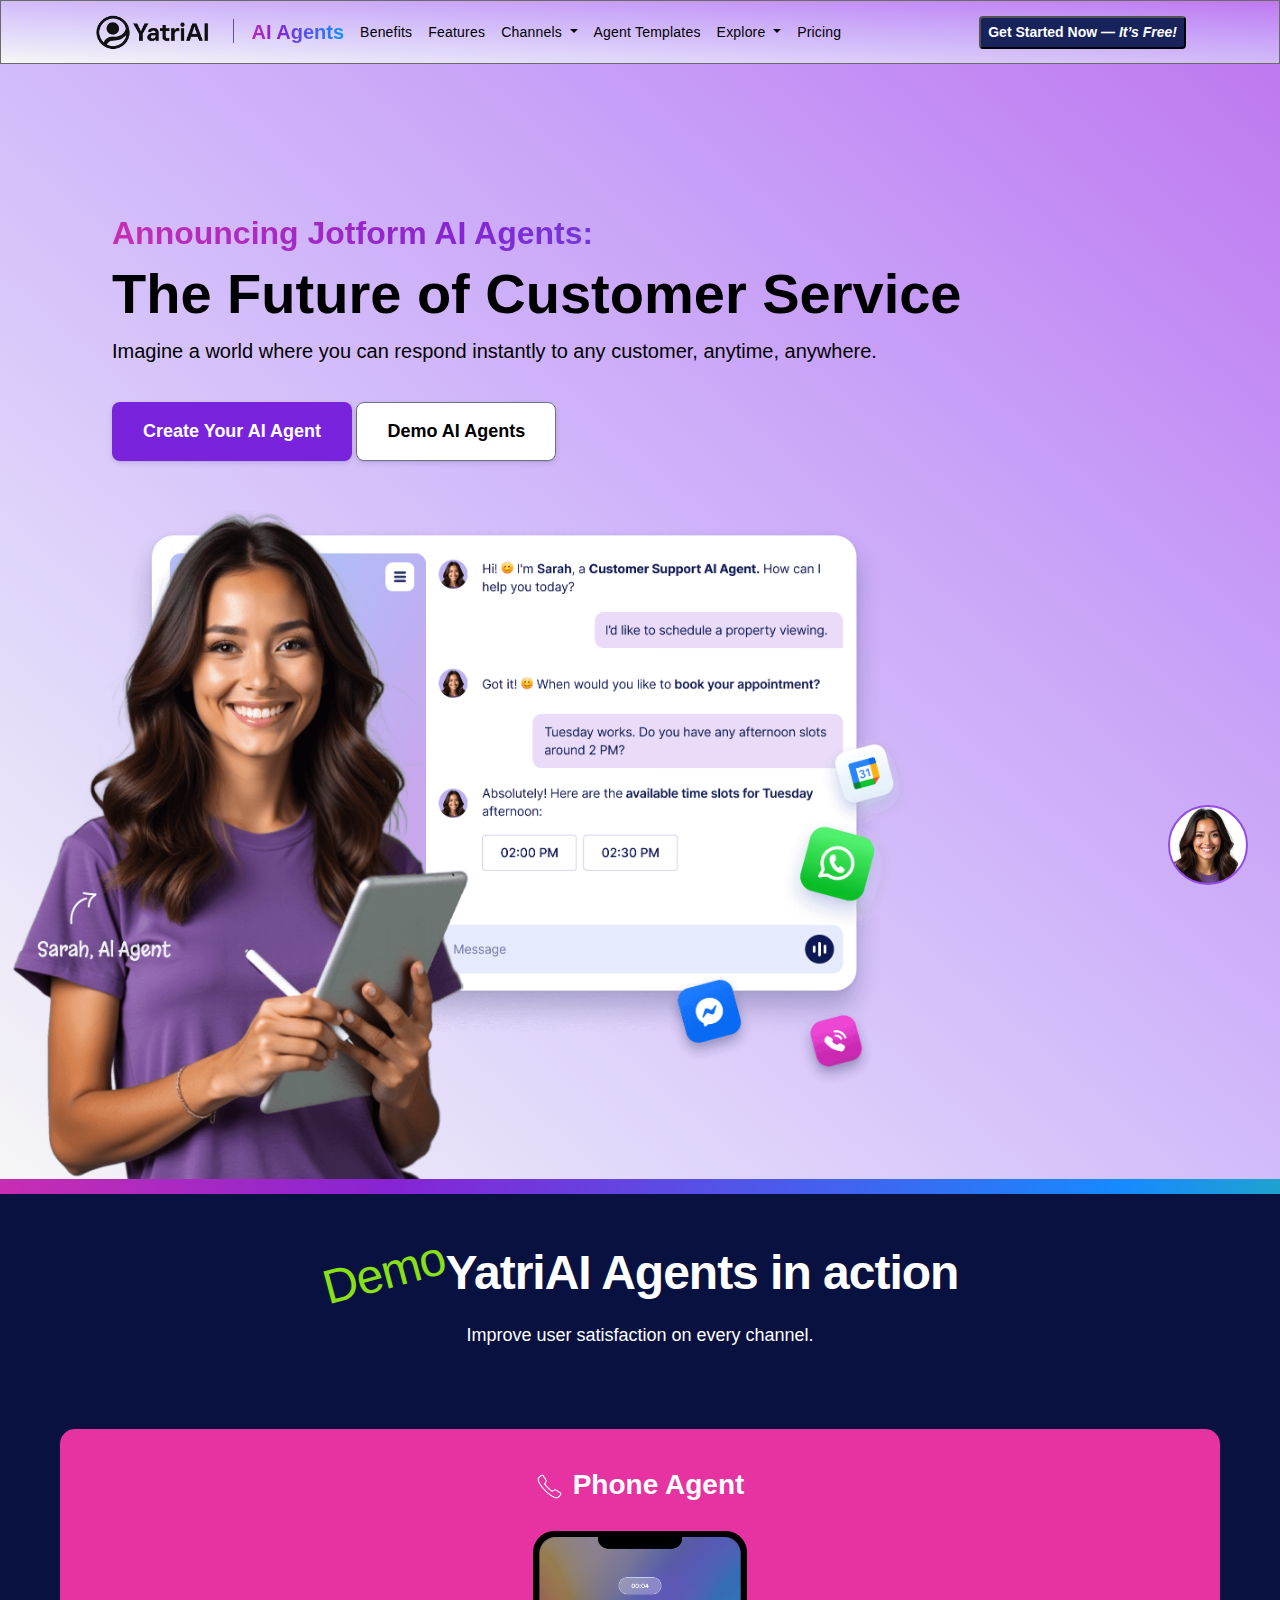
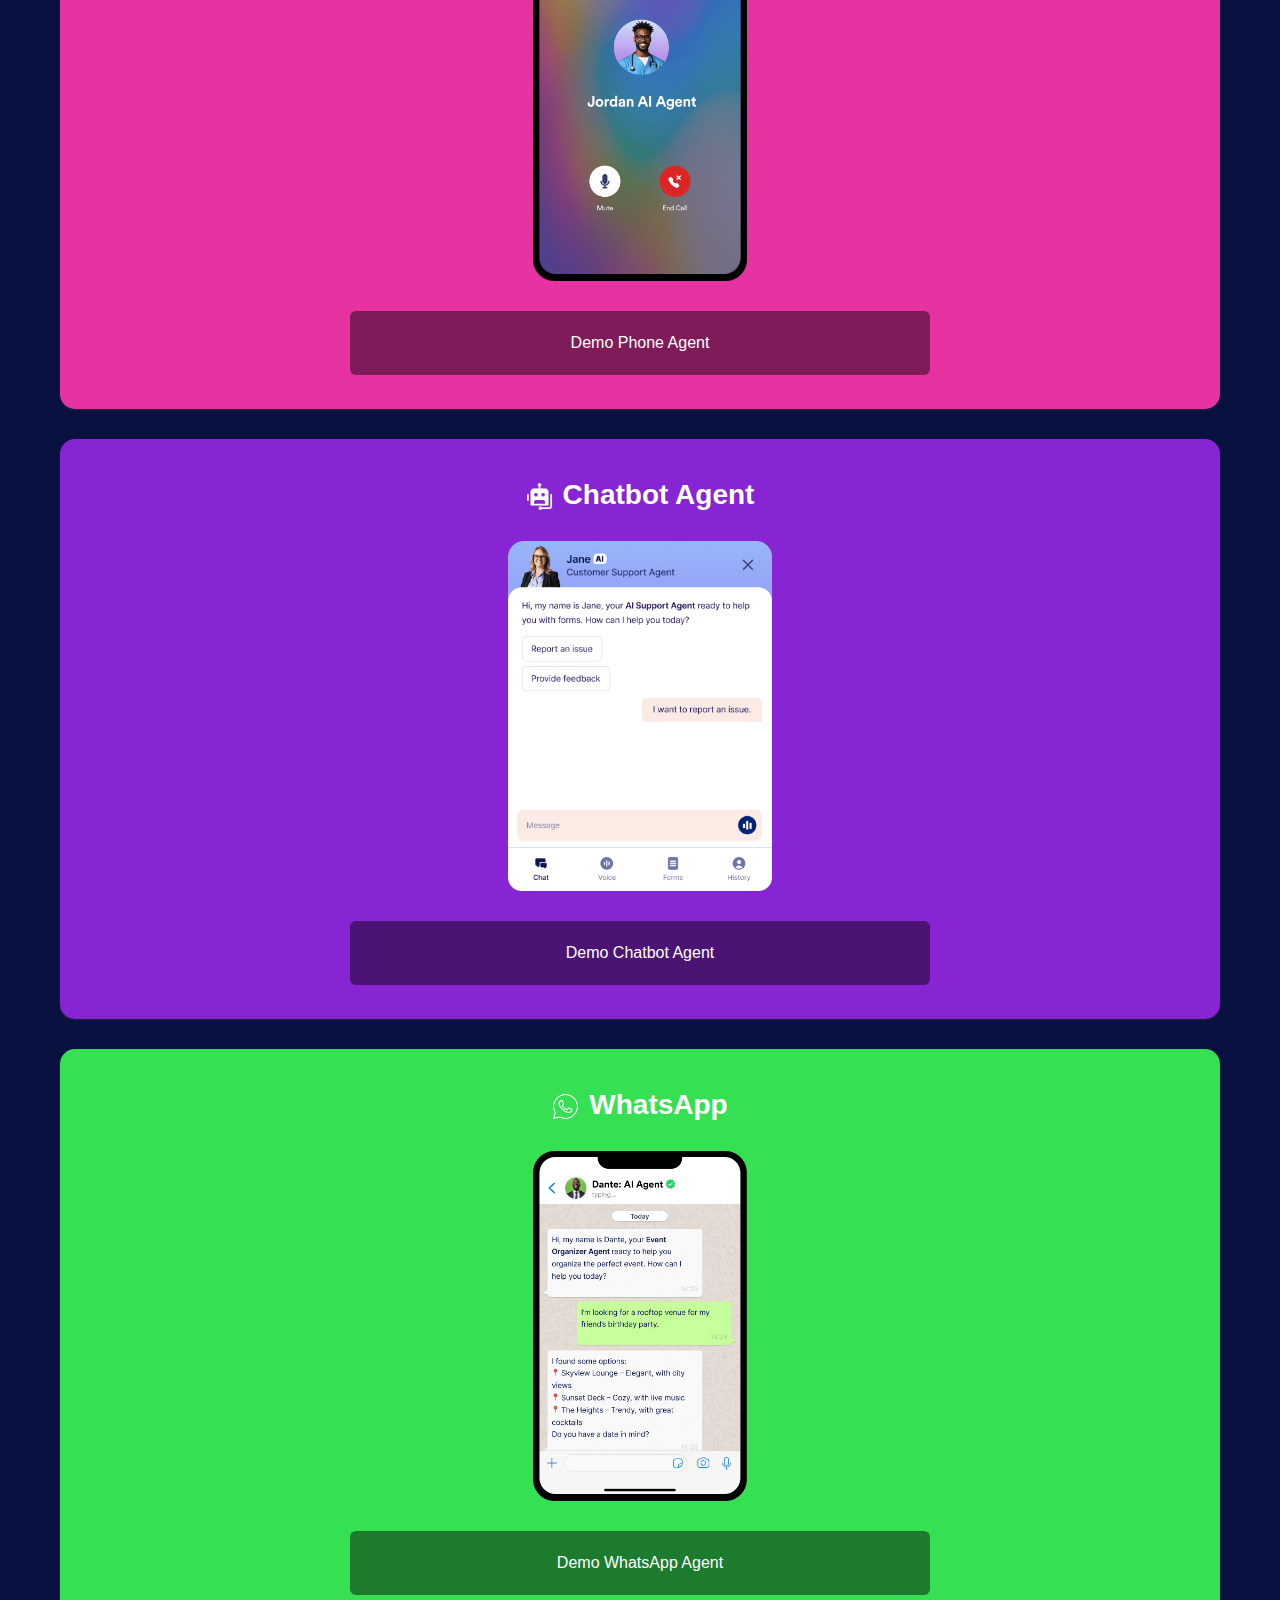
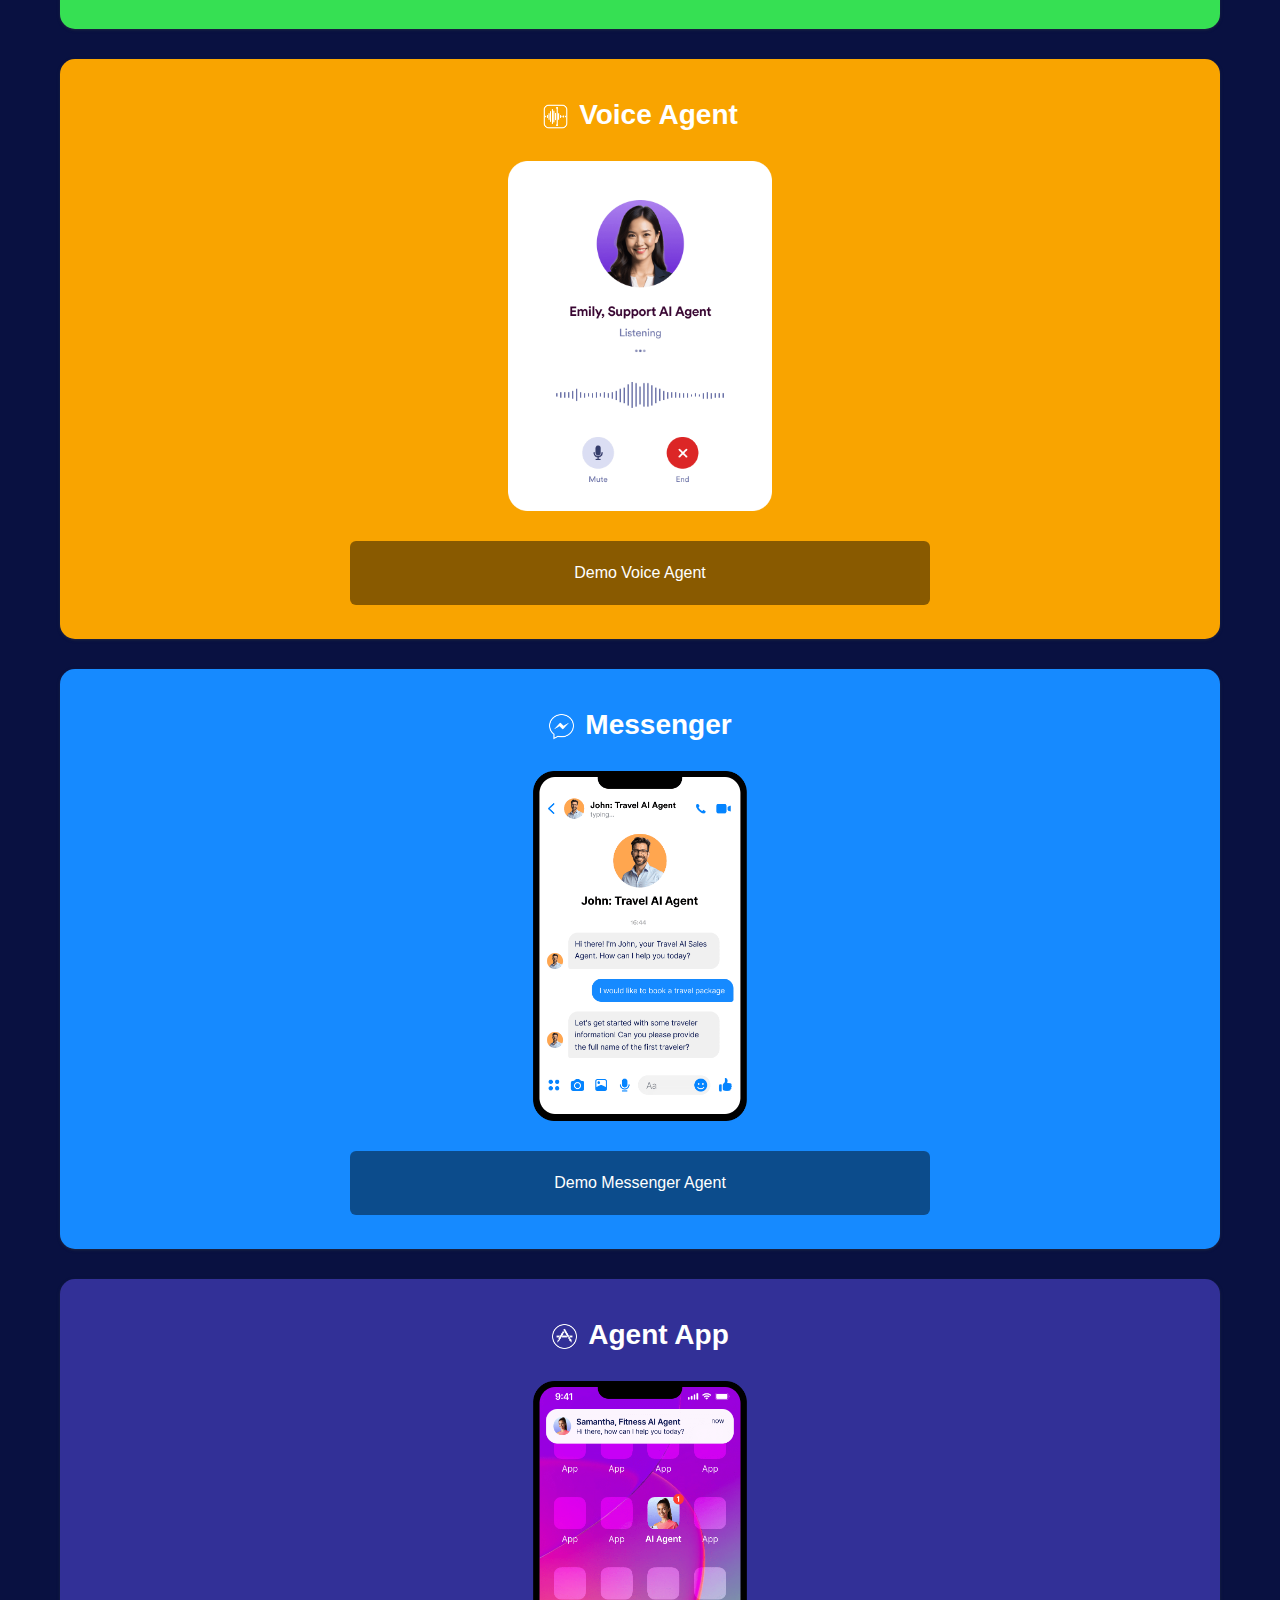
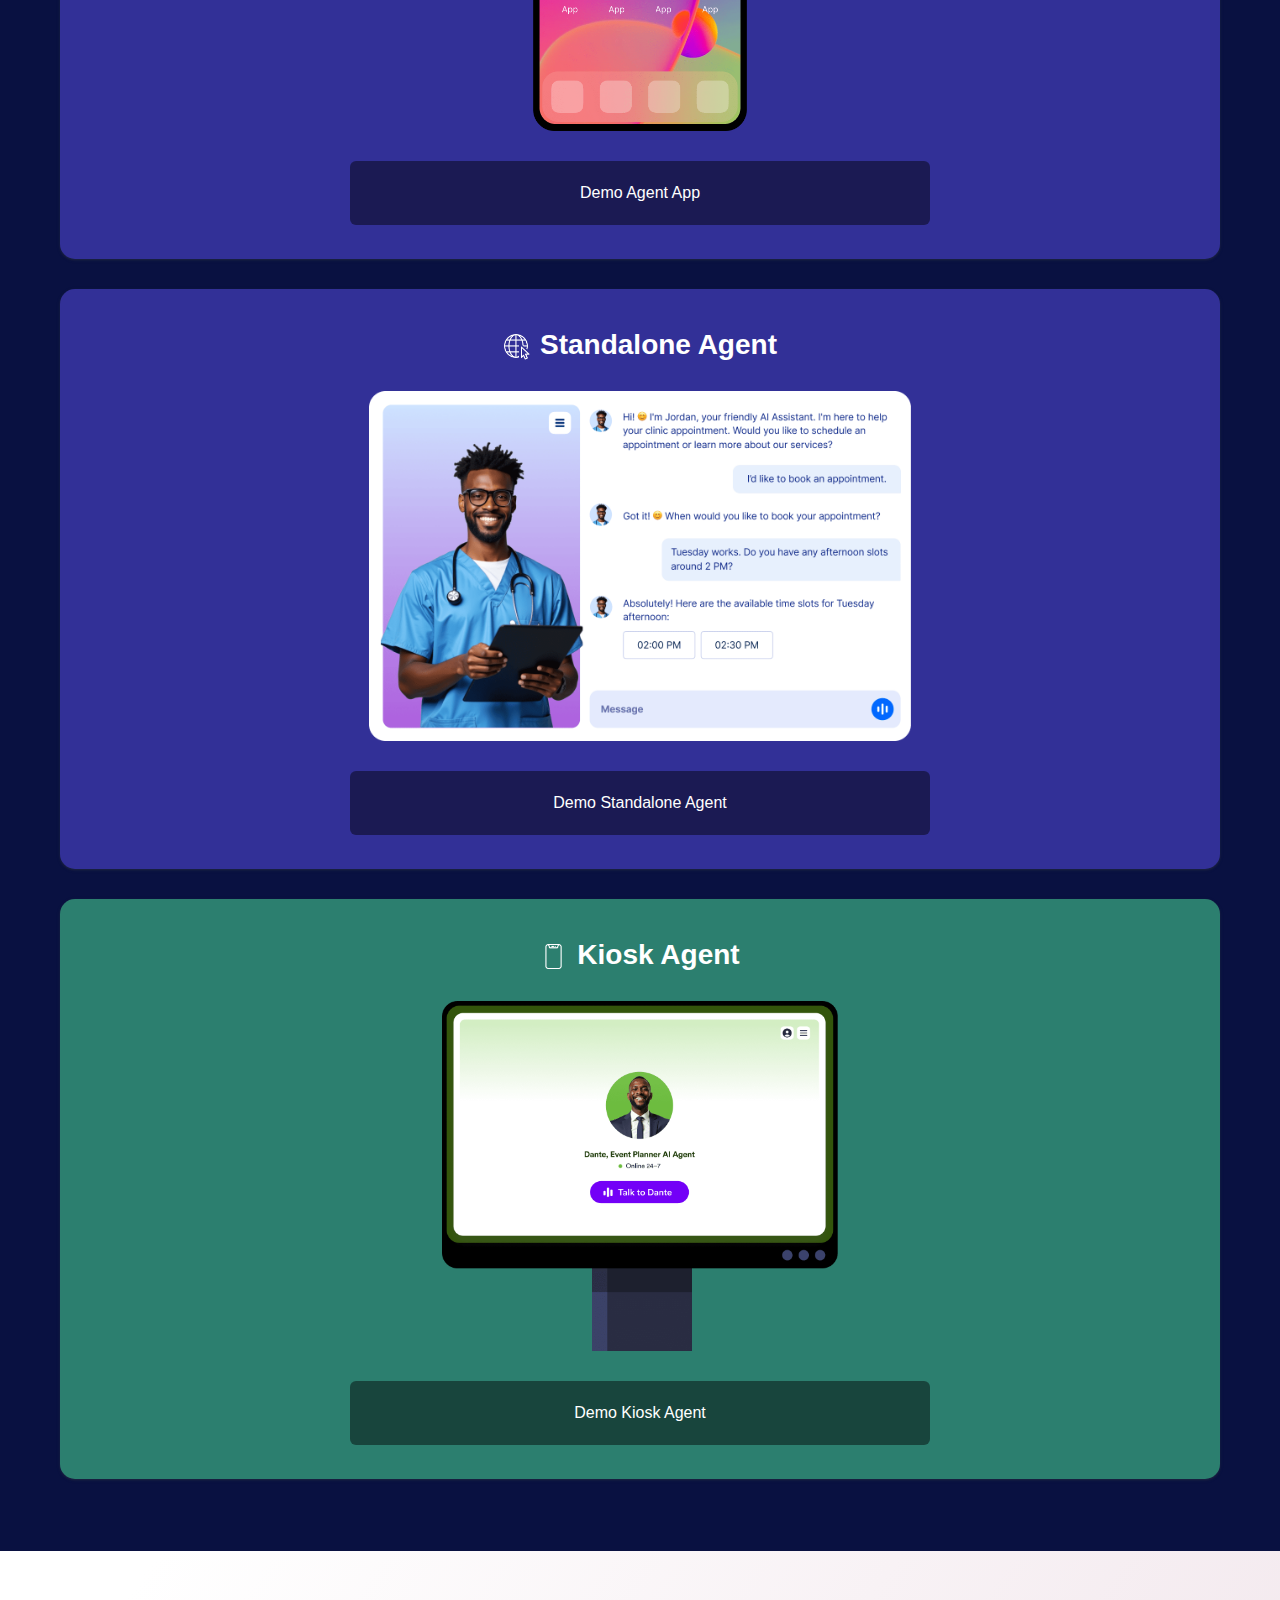
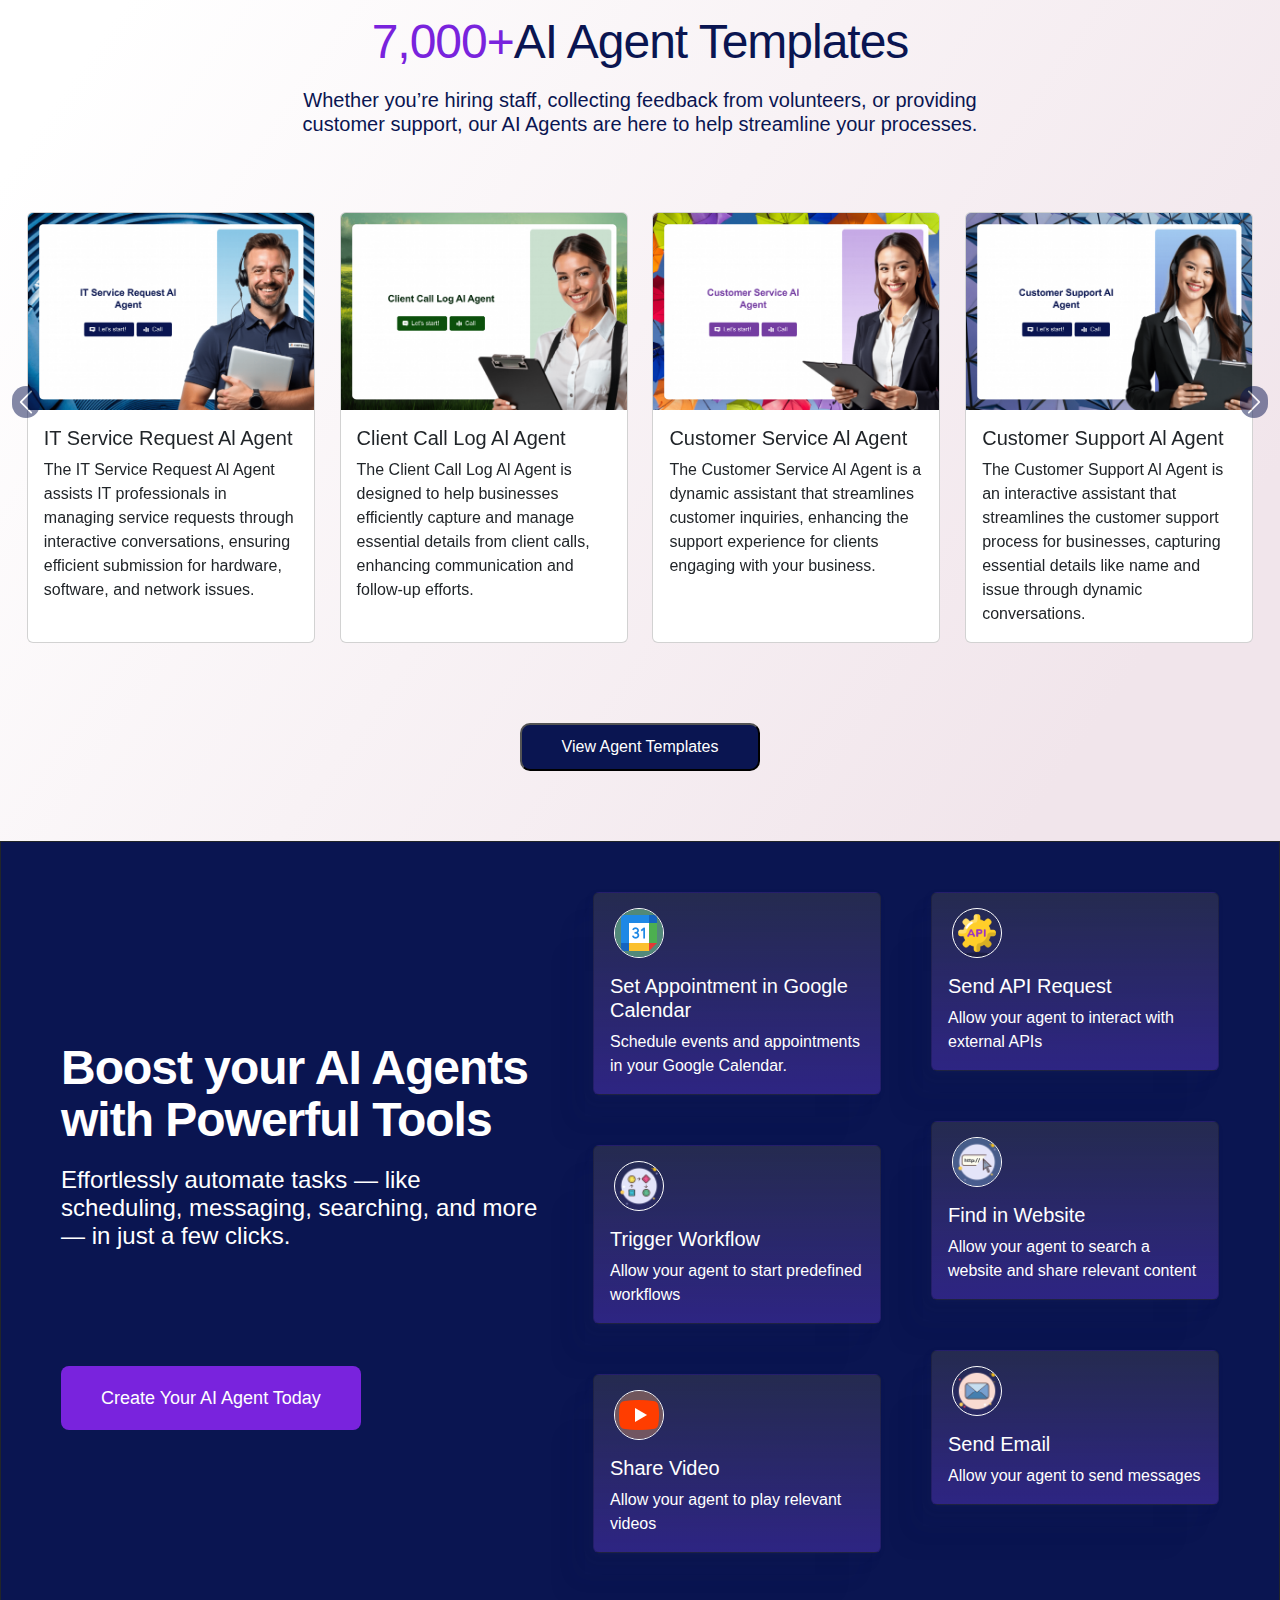
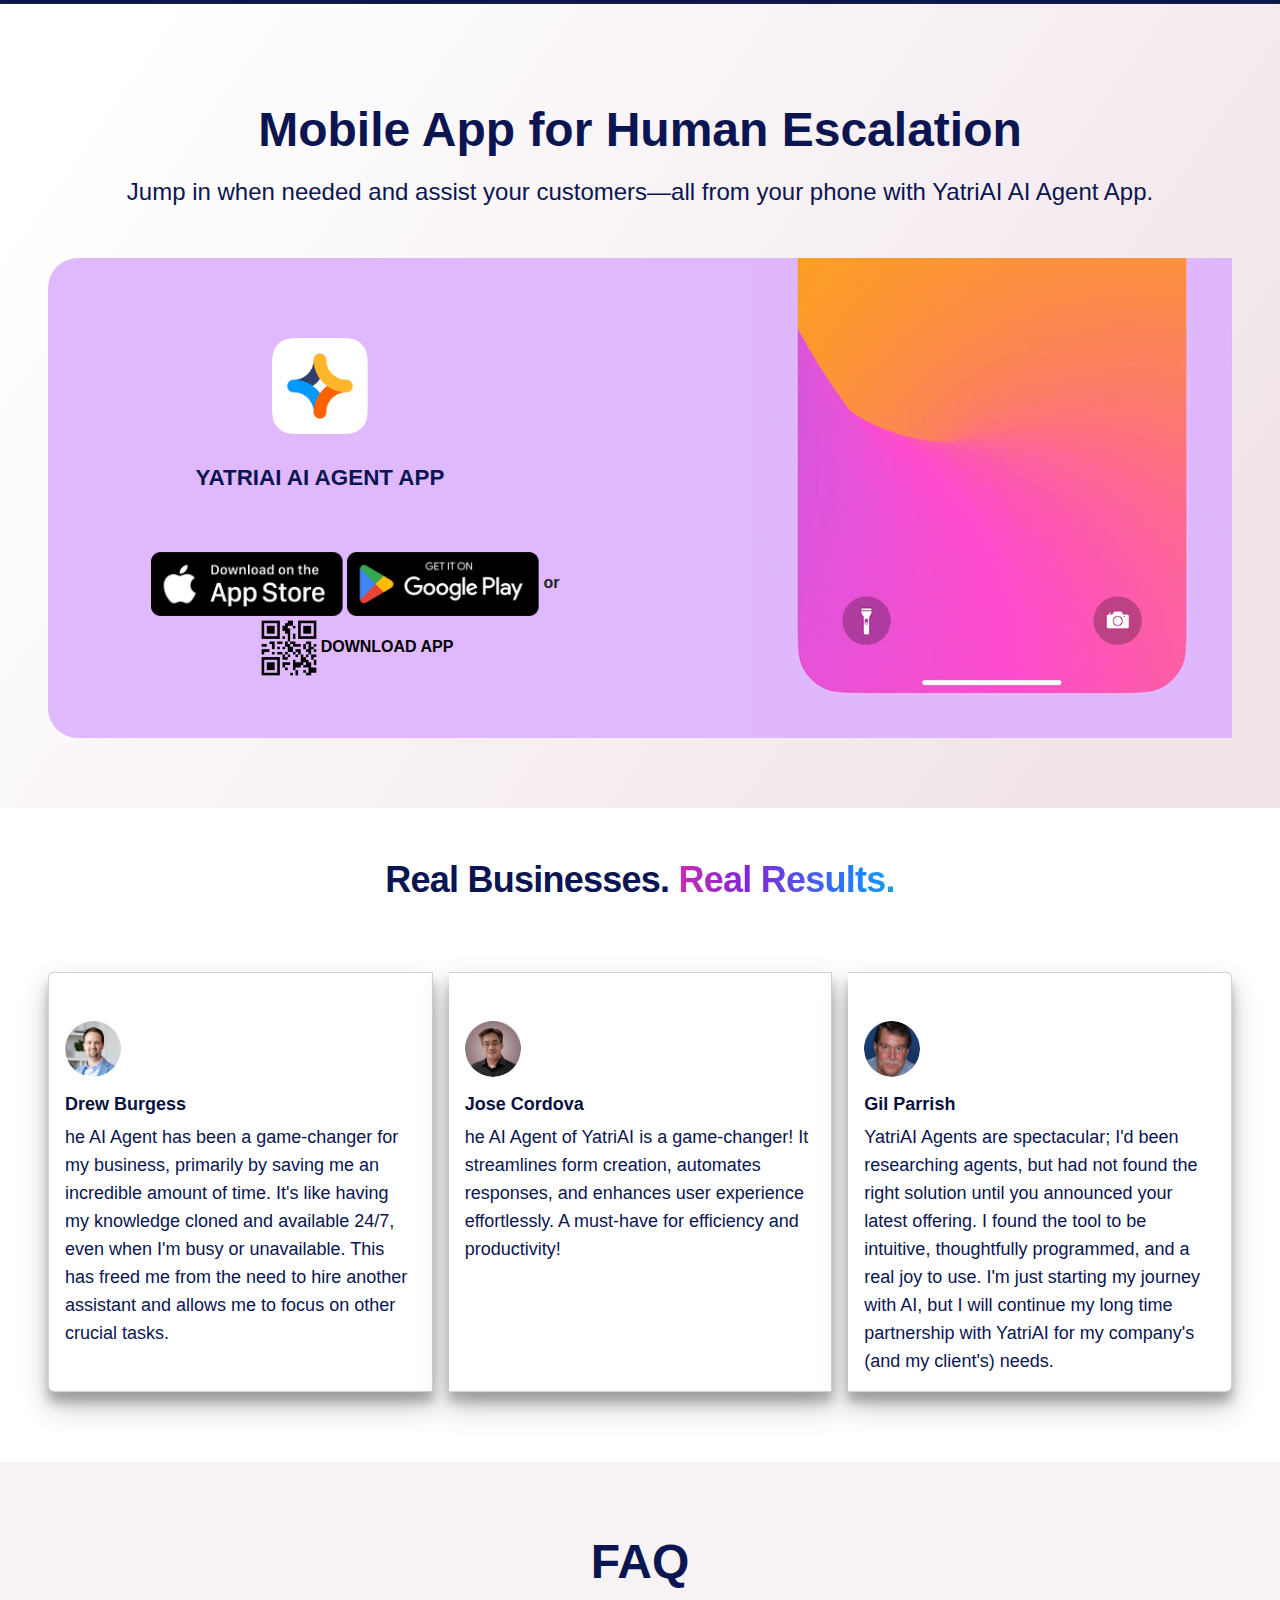
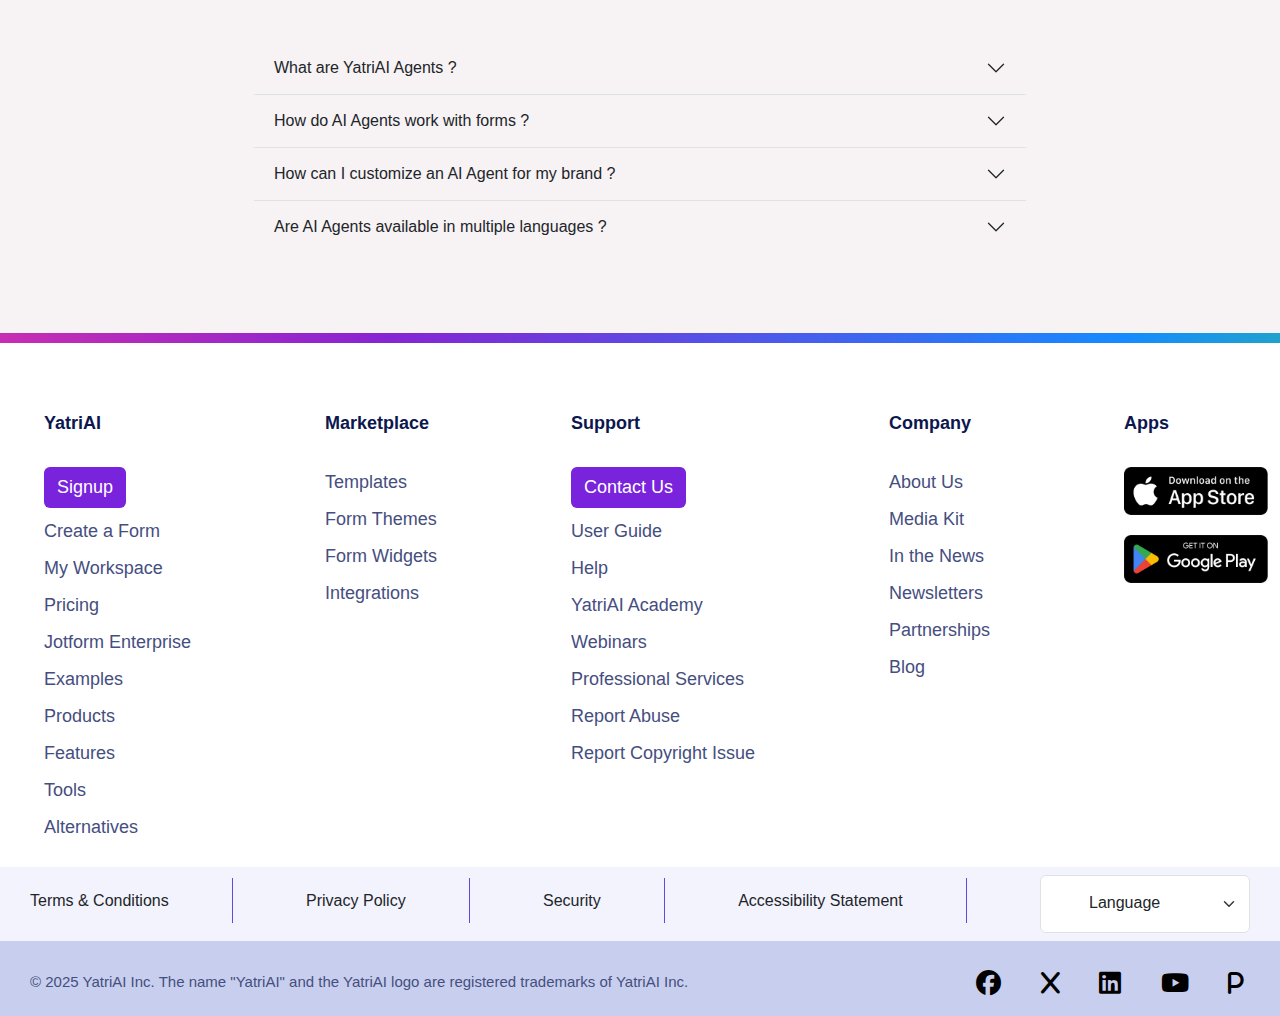
<file: frontend/index.html>
<!doctype html>
<html lang="en">

<head>
    <meta charset="utf-8">
    <meta name="viewport" content="width=device-width, initial-scale=1">
    <title>YatriAI Agents: The Future of Customer Service</title>
    <link href="https://cdn.jsdelivr.net/npm/bootstrap@5.3.5/dist/css/bootstrap.min.css" rel="stylesheet">
    <link rel="stylesheet" href="https://cdnjs.cloudflare.com/ajax/libs/font-awesome/6.7.2/css/all.min.css">
    <link rel="stylesheet" href="style.css">
    <link rel="stylesheet" href="media.css">
    <style>
    </style>
</head>

<body>
    <div style="min-height: 100vh;">
        <!-- section 1 -->
        <section class="sec1">
            <!-- navbar -->
            <div class="container">
                <nav class="navbar navbar-expand-lg .bg-white">
                    <div class="container-fluid">
                        <a class="navbar-brand" href="/frontend/index.html"><img src="/Images/Logo-removebg-preview.png"
                                height="35"></a>
                        <button class="navbar-toggler" type="button" data-bs-toggle="collapse"
                            data-bs-target="#navbarSupportedContent" aria-controls="navbarSupportedContent"
                            aria-expanded="false" aria-label="Toggle navigation">
                            <span class="navbar-toggler-icon"></span>
                        </button>
                        <div class="collapse navbar-collapse" id="navbarSupportedContent">
                            <ul class="navbar-nav me-auto mb-2 mb-lg-0">
                                <div class="line"></div>
                                <li class="nav-item ai_Agent">
                                    <a class="nav-link active" aria-current="page" href="#">AI Agents</a>
                                </li>
                                <li class="nav-item nav_menu Benefits boderBottom">
                                    <a class="nav-link" href="#">Benefits</a>
                                </li>
                                <li class="nav-item nav_menu boderBottom">
                                    <a class="nav-link" href="#">
                                        Features</a>
                                </li>
                                <li class="nav-item dropdown nav_menu">
                                    <a class="nav-link dropdown-toggle" href="#" role="button" data-bs-toggle="dropdown"
                                        aria-expanded="false">

                                        Channels
                                    </a>
                                    <ul class="dropdown-menu">
                                        <li class="boderBottom"><a class="dropdown-item"
                                                href="/frontend/standalone.html" target="_blank">Standalone Agent</a>
                                        </li>
                                        <li class="boderBottom"><a class="dropdown-item" href="/frontend/Chatbot.html"
                                                target="_blank">Chatbot Agent</a></li>
                                        <li class="boderBottom"><a class="dropdown-item" href="/frontend/Phone.html"
                                                target="_blank">Phone Agent</a></li>
                                        <li class="boderBottom"><a class="dropdown-item" href="/frontend/Voice.html"
                                                target="_blank">Voice Agent</a></li>
                                        <li class="boderBottom"><a class="dropdown-item" href="/frontend/WhatsApp.html"
                                                target="_blank">WhatsApp Agent</a>
                                        </li>
                                        <li class="boderBottom"><a class="dropdown-item" href="/frontend/Messenger.html"
                                                target="_blank">Messenger Agent</a>
                                        </li>
                                        <li class="boderBottom"><a class="dropdown-item" href="/frontend/SMS.html"
                                                target="_blank">SMS Agent</a></li>
                                        <li class="boderBottom"><a class="dropdown-item" href="/frontend/AgentApp.html"
                                                target="_blank">Agent App</a></li>
                                        <li class="boderBottom"><a class="dropdown-item" href="/frontend/Kiosk.html"
                                                target="_blank">Kiosk Agent</a></li>
                                    </ul>
                                </li>
                                <li class="nav-item nav_menu boderBottom">
                                    <a class="nav-link" href="#">Agent Templates</a>
                                </li>
                                <li class="nav-item dropdown nav_menu">
                                    <a class="nav-link dropdown-toggle" href="#" role="button" data-bs-toggle="dropdown"
                                        aria-expanded="false">

                                        Explore
                                    </a>
                                    <ul class="dropdown-menu">
                                        <li class="boderBottom"><a class="dropdown-item" href="#">Live Launch Event</a>
                                        </li>
                                        <li class="boderBottom"><a class="dropdown-item" href="#">Use Cases</a></li>
                                        <li class="boderBottom"><a class="dropdown-item" href="#">Blog</a></li>
                                        <li class="boderBottom"><a class="dropdown-item" href="#">Help Guide</a></li>
                                        <li class="boderBottom"><a class="dropdown-item" href="#">Security</a></li>
                                        <li class="boderBottom"><a class="dropdown-item" href="#">Messenger Agent</a>
                                        </li>
                                        <li class="boderBottom"><a class="dropdown-item" href="#">E-Book</a></li>
                                    </ul>
                                </li>
                                <li class="nav-item nav_menu boderBottom">
                                    <a class="nav-link" href="/frontend/pricing.html" target="__blank">Pricing</a>
                                </li>
                            </ul>
                            <a href="/frontend/getBtn.html" target="__blank">
                                <button type="button" class="get_startedBtn">Get Started Now — <span
                                        style="font-style: italic;">It’s Free!</span></button>
                            </a>
                        </div>
                    </div>
                </nav>
            </div>
            <!-- navbar -->
        </section>
        <!-- section 2-->
        <section class="sec2">
            <div class="container-fluid section2">
                <div class="section2Left">
                    <h2>Announcing Jotform AI Agents:</h2>
                    <h1>The Future of Customer Service</h1>
                    <p>Imagine a world where you can respond instantly to any customer, anytime, anywhere.</p>
                    <a href="/frontend/getBtn.html" target="_blank"><button type="button" class="btn  btn-lg"
                            style="background-color: rgba(121, 35, 221, var(--bg-opacity, 1)); color: rgba(255, 255, 255, var(--color-opacity, 1));">Create
                            Your AI Agent</button></a>
                    <a href="#section3"><button type="button" class="btn btn-secondary btn-lg"
                            style="background-color: #fff; color: black;">Demo AI Agents</button></a>
                </div>
                <div class="section2Right">
                    <img src="/Images/Home.png" alt="homeIMG" width="900" style="margin-top: 50px;">
                </div>

            </div>

        </section>
    </div>
    <div class="bottomBar"
        style="height: 15px; background: linear-gradient(90deg, #e732a2 -15.32%, #8724d3 30.3%, #168aff 87.7%, #36e053 131.85%);">
    </div>
    <!-- section 3 -->
    <section class="se" id="section3">
        <div class="container-fluid section3">
            <div class="section3Top ms-5 me-5">
                <h2 style="color: #fff; font-size: 3rem; letter-spacing: -.021em; font-weight: 700;"><span
                        class="demo_tittle">Demo</span>YatriAI Agents in action</h2>
                <p
                    style="color: rgba(255, 255, 255, var(--color-opacity, 1)); font-size: 18px; font-weight: 400; margin-top: 20px; margin-bottom: 50px;">
                    Improve user satisfaction on every channel.</p>
            </div>
            <div class="section3Bottom ms-5 me-5">
                <div class="row_1">
                    <div class="box1">
                        <img src="/Images/phoneICON.png" height="27" width="27" style="margin-right: 10px;"
                            class="phoneICON"><span class="text">Phone Agent</span>
                        <div class="phoneIMG"><img src="/Images/channel-phone 1.png" height="350"
                                style="margin-top: 30px;"></div>
                        <div class="d-grid gap-2 col-6 mx-auto">
                            <button class="btn" type="button">Demo Phone Agent</button>
                        </div>
                    </div>
                    <div class="box1" style="background-color: #8724D3;">
                        <img src="/Images/icons8-chatbot-30.png" height="27" width="27" style="margin-right: 10px;"
                            class="phoneICON"><span class="text">Chatbot Agent</span>
                        <div class="phoneIMG"><img src="/Images/channel-chatbot 2.png" alt="" height="350"
                                style="margin-top: 30px;"></div>
                        <div class="d-grid gap-2 col-6 mx-auto">
                            <button class="btn" type="button">Demo Chatbot Agent</button>
                        </div>
                    </div>
                    <div class="box1" style="background-color: #36E053;">
                        <img src="/Images/icons8-whatsapp-50.png" height="27" width="27" style="margin-right: 10px;"
                            class="phoneICON"><span class="text">WhatsApp</span>
                        <div class="phoneIMG"><img src="/Images/channel-whatsapp3.png" alt="" height="350"
                                style="margin-top: 30px;"></div>
                        <div class="d-grid gap-2 col-6 mx-auto">
                            <button class="btn" type="button">Demo WhatsApp Agent</button>
                        </div>
                    </div>
                </div>
                <div class="row_2">
                    <div class="box1" style="background-color: #F9A400;">
                        <img src="/Images/icons8-voice-memos-50.png" height="27" width="27" style="margin-right: 10px;"
                            class="phoneICON"><span class="text">Voice Agent
                        </span>
                        <div class="phoneIMG"><img src="/Images/channel-voice4.png" alt="" height="350"
                                style="margin-top: 30px;"></div>
                        <div class="d-grid gap-2 col-6 mx-auto">
                            <button class="btn" type="button">Demo Voice Agent</button>
                        </div>
                    </div>
                    <div class="box1" style="background-color: #168AFF;">
                        <img src="/Images/icons8-messenger-50.png" height="27" width="27" style="margin-right: 10px;"
                            class="phoneICON"><span class="text">Messenger</span>
                        <div class="phoneIMG"><img src="/Images/channel-messenger5.png" alt="" height="350"
                                style="margin-top: 30px;"></div>
                        <div class="d-grid gap-2 col-6 mx-auto">
                            <button class="btn" type="button">Demo Messenger Agent</button>
                        </div>
                    </div>
                    <div class="box1" style="background-color: #323097;">
                        <img src="/Images/icons8-app-store-50.png" height="27" width="27" style="margin-right: 10px;"
                            class="phoneICON"><span class="text">Agent App</span>
                        <div class="phoneIMG"><img src="/Images/channel-app6.png" alt="" height="350"
                                style="margin-top: 30px;"></div>
                        <div class="d-grid gap-2 col-6 mx-auto">
                            <button class="btn" type="button">Demo Agent App</button>
                        </div>
                    </div>
                </div>
                <div class="row_3">
                    <div class="box2" style="background-color: #323097;">
                        <img src="/Images/icons8-internet-50.png" height="27" width="27" style="margin-right: 10px;"
                            class="phoneICON"><span class="text">Standalone Agent</span>
                        <div class="StandaloneIMG"><img src="/Images/channel-standalone7.png" alt="" height="350"
                                style="margin-top: 30px;"></div>
                        <div class="d-grid gap-2 col-6 mx-auto">
                            <button class="btn" type="button">Demo Standalone Agent</button>
                        </div>
                    </div>
                    <div class="box2" style="background-color: #2C7F6F;">
                        <img src="/Images/icons8-phone-50.png" height="27" width="27" style="margin-right: 10px;"
                            class="phoneICON"><span class="text">Kiosk Agent</span>
                        <div class="StandaloneIMG"><img src="/Images/channel-kiosk8.png" alt="" height="350"
                                style="margin-top: 30px;"></div>
                        <div class="d-grid gap-2 col-6 mx-auto">
                            <button class="btn" type="button">Demo Kiosk Agent</button>
                        </div>
                    </div>
                </div>
            </div>
        </div>
    </section>
    <!-- section 4 -->
    <section class="sec4">
        <div class="container-card">
            <div class="container-fluid section4">
                <div class="templetSectionTop">
                    <h1><span>7,000+</span>AI Agent Templates</h1>
                    <p>Whether you’re hiring staff, collecting feedback from volunteers,
                        or providing <br> customer support, our AI Agents are here to help
                        streamline your processes.</p>
                </div>
                <!--carousel-->
                <div id="carouselExampleFade" class="carousel slide carousel-fade">
                    <div class="carousel-inner">
                        <div class="carousel-item active">

                            <!---->
                            <div class="carouselcardActive">
                                <div class="card" style="width: 18rem;">
                                    <img src="/Images/it-service-request-ai-agent_620x.png" class="card-img-top"
                                        alt="...">
                                    <div class="card-body">
                                        <h5 class="card-title">IT Service Request Al Agent </h5>
                                        <p class="card-text">The IT Service Request Al Agent assists IT professionals in
                                            managing service requests through interactive conversations, ensuring
                                            efficient submission for hardware, software, and network issues. </p>
                                    </div>
                                </div>
                                <div class="card" style="width: 18rem;">
                                    <img src="/Images/client-call-log-ai-agent_620x.png" class="card-img-top" alt="...">
                                    <div class="card-body">
                                        <h5 class="card-title">Client Call Log Al Agent </h5>
                                        <p class="card-text">The Client Call Log Al Agent is designed to help businesses
                                            efficiently capture and manage essential details from client calls,
                                            enhancing communication and follow-up efforts. </p>
                                    </div>
                                </div>
                                <div class="card" style="width: 18rem;">
                                    <img src="/Images/customer-service-ai-agent_620x.png" class="card-img-top"
                                        alt="...">
                                    <div class="card-body">
                                        <h5 class="card-title">Customer Service Al Agent </h5>
                                        <p class="card-text">The Customer Service Al Agent is a dynamic assistant that
                                            streamlines customer inquiries, enhancing the support experience for clients
                                            engaging with your business. </p>
                                    </div>
                                </div>
                                <div class="card" style="width: 18rem;">
                                    <img src="/Images/customer-support-ai-agent_620x.png" class="card-img-top"
                                        alt="...">
                                    <div class="card-body">
                                        <h5 class="card-title">Customer Support Al Agent </h5>
                                        <p class="card-text">The Customer Support Al Agent is an interactive assistant
                                            that streamlines the customer support process for businesses, capturing
                                            essential details like name and issue through dynamic conversations.</p>
                                    </div>
                                </div>
                            </div>
                            <!---->
                        </div>
                        <div class="carousel-item">
                            <!---->
                            <div class="carouselcardActive">
                                <div class="card" style="width: 18rem;">
                                    <img src="/Images/support-request-ai-agent_620x.png" class="card-img-top" alt="...">
                                    <div class="card-body">
                                        <h5 class="card-title">Support Request Al Agent </h5>
                                        <p class="card-text">The Support Request Al Agent is a conversational assistant
                                            that streamlines the management of support inquiries, engaging clients to
                                            gather essential details for prompt assistance. </p>
                                    </div>
                                </div>
                                <div class="card" style="width: 18rem;">
                                    <img src="/Images/customer-complaint-ai-agent_620x (1).png" class="card-img-top"
                                        alt="...">
                                    <div class="card-body">
                                        <h5 class="card-title">Customer Complaint Al Agent </h5>
                                        <p class="card-text">The Customer Complaint Al Agent streamlines the complaint
                                            submission process through engaging conversations, ensuring businesses
                                            capture essential details for prompt resolutions. </p>
                                    </div>
                                </div>
                                <div class="card" style="width: 18rem;">
                                    <img src="/Images/customer-review-ai-agent_620x.png" class="card-img-top" alt="...">
                                    <div class="card-body">
                                        <h5 class="card-title">Customer Review Al Agent </h5>
                                        <p class="card-text">The Customer Review Al Agent is an Interactive assistant
                                            that transforms customer feedback collection into engaging conversations,
                                            enhancing client experiences. for businesses. </p>
                                    </div>
                                </div>
                                <div class="card" style="width: 18rem;">
                                    <img src="/Images/support-satisfaction-ai-agent_620x.png" class="card-img-top"
                                        alt="...">
                                    <div class="card-body">
                                        <h5 class="card-title">Support Satisfaction Al Agent </h5>
                                        <p class="card-text">The Support Satisfaction Al Agent is an interactive
                                            assistant that engages clients in meaningful conversations to gather
                                            feedback on their support experiences, helping businesses improve their
                                            service </p>
                                    </div>
                                </div>
                            </div>
                            <!---->
                        </div>
                    </div>
                    <button class="carousel-control-prev" type="button" data-bs-target="#carouselExampleFade"
                        data-bs-slide="prev">
                        <span class="carousel-control-prev-icon" aria-hidden="true"></span>
                        <span class="visually-hidden">Previous</span>
                    </button>
                    <button class="carousel-control-next" type="button" data-bs-target="#carouselExampleFade"
                        data-bs-slide="next">
                        <span class="carousel-control-next-icon" aria-hidden="true"></span>
                        <span class="visually-hidden">Next</span>
                    </button>
                </div>
                <div class="d-flex justify-content-center gap-2 col-6 mx-auto section4BTN">
                    <button type="button">View Agent Templates</button>
                </div>
            </div>
        </div>
    </section>
    <!-- section 5 -->
    <section class="section5">
        <div class="container-non">
            <div class="container-fluid">
                <div class="tools">
                    <div class="toolsLeft ms-5">
                        <h1>Boost your AI Agents with Powerful Tools</h1>
                        <p>Effortlessly automate tasks — like scheduling, messaging, searching, and more — in just a few
                            clicks.</p>
                        <a href="/frontend/getBtn.html"><button>Create Your AI Agent Today</button></a>
                    </div>
                    <div class="toolsRight me-5">
                        <div class="toolsRightColum1">
                            <div class="card toolsCard" style="width: 18rem;">
                                <img src="/Images/icons8-google-calendar-48 (1).png" height="50" width="50" class=""
                                    alt="..."
                                    style="margin-left: 20px; border: 1px solid; border-radius: 50px; margin-top: 15px;">
                                <div class="card-body">
                                    <h5 class="card-title">Set Appointment in Google Calendar</h5>
                                    <p class="card-text">Schedule events and appointments in your Google Calendar.</p>
                                </div>
                            </div>
                            <div class="card toolsCard" style="width: 18rem;">
                                <img src="/Images/icons8-workflow-100.png" height="50" width="50" class="" alt="..."
                                    style="margin-left: 20px; border: 1px solid; border-radius: 50px; margin-top: 15px;">
                                <div class="card-body">
                                    <h5 class="card-title">Trigger Workflow</h5>
                                    <p class="card-text">Allow your agent to start predefined workflows</p>
                                </div>
                            </div>
                            <div class="card toolsCard" style="width: 18rem;">
                                <img src="/Images/icons8-youtube-48.png" height="50" width="50" class="" alt="..."
                                    style="margin-left: 20px; border: 1px solid; border-radius: 50px; margin-top: 15px;">
                                <div class="card-body">
                                    <h5 class="card-title">Share Video</h5>
                                    <p class="card-text">Allow your agent to play relevant videos</p>
                                </div>
                            </div>
                        </div>
                        <div class="toolsRightColum2">
                            <div class="card toolsCard" style="width: 18rem;">
                                <img src="/Images/icons8-rest-api-64.png" height="50" width="50" class="" alt="..."
                                    style="margin-left: 20px; border: 1px solid; border-radius: 50px; margin-top: 15px;">
                                <div class="card-body">
                                    <h5 class="card-title">Send API Request</h5>
                                    <p class="card-text">Allow your agent to interact with external APIs</p>
                                </div>
                            </div>
                            <div class="card toolsCard" style="width: 18rem;">
                                <img src="/Images/icons8-website-100.png" height="50" width="50" class="" alt="..."
                                    style="margin-left: 20px; border: 1px solid; border-radius: 50px; margin-top: 15px;">
                                <div class="card-body">
                                    <h5 class="card-title">Find in Website</h5>
                                    <p class="card-text">Allow your agent to search a website and share relevant content
                                    </p>
                                </div>
                            </div>
                            <div class="card toolsCard" style="width: 18rem;">
                                <img src="/Images/icons8-email-100.png" height="50" width="50" class="" alt="..."
                                    style="margin-left: 20px; border: 1px solid; border-radius: 50px; margin-top: 15px;">
                                <div class="card-body">
                                    <h5 class="card-title">Send Email</h5>
                                    <p class="card-text">Allow your agent to send messages</p>
                                </div>
                            </div>
                        </div>
                    </div>
                </div>
            </div>
        </div>
    </section>
    <!-- section 6 -->
    <section class="sec6">
        <div class="container-fluid pe-5 ps-5 se6">
            <div class="mobileAPP">
                <div class="mobileAPPTop">
                    <h1>Mobile App for Human Escalation</h1>
                    <p>Jump in when needed and assist your customers—all from your phone with YatriAI AI Agent App.</p>
                </div>
                <div class="mobileAPPBottom">
                    <div class="mobileAPPBLeft">
                        <img src="/Images/ai-agent-app.png" alt="" style="width: 6rem; height: auto; margin-top: 80px;">
                        <h3
                            style="font-size: 1.4rem;line-height: 1.75rem; font-weight: 700;color: rgba(10, 21, 81, var(--color-opacity, 1)); margin-top: 30px;">
                            YATRIAI AI AGENT APP</h3>
                        <div class="download">
                            <img src="/Images/app-store.png" alt="" style="height: 4rem;width: auto;"
                                class="downloadimg1">
                            <img src="/Images/google-play.png" alt="" style="height: 4rem;width: auto;"
                                class="downloadimg2">
                            <span style="font-weight: 600;">or</span>
                            <img src="/Images/qr_code_PNG10.png" alt="" style="height: 4rem;width: auto;"
                                class="downloadimg3"><span style="color: black; font-weight: 600;">DOWNLOAD APP</span>
                        </div>
                    </div>
                    <div class="mobileAPPBRight">
                        <img src="/Images/app-agent-flow.gif" alt="">
                    </div>
                </div>
            </div>
        </div>
    </section>
    <!-- section 7 -->
    <section class="sec7">
        <div class="conrainer-fluid realResultMain">
            <div class="realResult me-5 ms-5">
                <div class="realText">
                    <h1>Real Businesses. <span>Real Results.</span></h1>
                </div>
                <div class="realCard">
                    <!---->
                    <div class="card-group gap-3">
                        <div class="card">
                            <img src="/Images/d.png" class="card-img-top ms-3 mt-5" alt="...">
                            <div class="card-body">
                                <h5 class="card-title">Drew Burgess</h5>
                                <p class="card-text">he AI Agent has been a game-changer for my business, primarily by
                                    saving me an incredible amount of time. It's like having my knowledge cloned and
                                    available 24/7, even when I'm busy or unavailable. This has freed me from the need
                                    to hire another assistant and allows me to focus on other crucial tasks.</p>
                            </div>
                        </div>
                        <div class="card">
                            <img src="/Images/jc.png" class="card-img-top ms-3 mt-5" alt="...">
                            <div class="card-body">
                                <h5 class="card-title">Jose Cordova</h5>
                                <p class="card-text">he AI Agent of YatriAI is a game-changer! It streamlines form
                                    creation, automates responses, and enhances user experience effortlessly. A
                                    must-have for efficiency and productivity!</p>
                            </div>
                        </div>
                        <div class="card">
                            <img src="/Images/gp.png" class="card-img-top ms-3 mt-5" alt="...">
                            <div class="card-body">
                                <h5 class="card-title">Gil Parrish</h5>
                                <p class="card-text">YatriAI Agents are spectacular; I'd been researching agents, but
                                    had not found the right solution until you announced your latest offering. I found
                                    the tool to be intuitive, thoughtfully programmed, and a real joy to use. I'm just
                                    starting my journey with AI, but I will continue my long time partnership with
                                    YatriAI for my company's (and my client's) needs.</p>
                            </div>
                        </div>
                    </div>
                    <!---->
                </div>
            </div>
        </div>
    </section>
    <!-- section 8 -->

    <!--Accordion Section-->
    <section class="sec8">
        <div class="container">
            <div class="container-fluid">
                <div class="Accordion">
                    <div class="FAQText">
                        <h1>FAQ</h1>
                    </div>
                    <div class="FAQAccordion">
                        <!--Accordion -->
                        <div class="accordion accordion-flush" id="accordionFlushExample">
                            <div class="accordion-item">
                                <h2 class="accordion-header">
                                    <button class="accordion-button collapsed" type="button" data-bs-toggle="collapse"
                                        data-bs-target="#flush-collapseOne" aria-expanded="false"
                                        aria-controls="flush-collapseOne">
                                        What are YatriAI Agents ?
                                    </button>
                                </h2>
                                <div id="flush-collapseOne" class="accordion-collapse collapse"
                                    data-bs-parent="#accordionFlushExample">
                                    <div class="accordion-body">YatriAI Agents are powerful automated customer service
                                        tools that provide real-time assistance, answer user queries, and guide
                                        customers through processes like form-filling and troubleshooting. By offering
                                        personalized, conversational AI interactions and 24-7 availability, they enhance
                                        customer satisfaction, streamline support workflows, and reduce response times,
                                        ensuring a seamless and efficient customer experience.</div>
                                </div>
                            </div>
                            <div class="accordion-item">
                                <h2 class="accordion-header">
                                    <button class="accordion-button collapsed" type="button" data-bs-toggle="collapse"
                                        data-bs-target="#flush-collapseTwo" aria-expanded="false"
                                        aria-controls="flush-collapseTwo">
                                        How do AI Agents work with forms ?
                                    </button>
                                </h2>
                                <div id="flush-collapseTwo" class="accordion-collapse collapse"
                                    data-bs-parent="#accordionFlushExample">
                                    <div class="accordion-body">AI Agents can integrate with multiple forms, guiding
                                        users through the form-filling process by providing real-time assistance,
                                        answering questions, and automatically formatting responses to match a form’s
                                        required structure.</div>
                                </div>
                            </div>
                            <div class="accordion-item">
                                <h2 class="accordion-header">
                                    <button class="accordion-button collapsed" type="button" data-bs-toggle="collapse"
                                        data-bs-target="#flush-collapseThree" aria-expanded="false"
                                        aria-controls="flush-collapseThree">
                                        How can I customize an AI Agent for my brand ?
                                    </button>
                                </h2>
                                <div id="flush-collapseThree" class="accordion-collapse collapse"
                                    data-bs-parent="#accordionFlushExample">
                                    <div class="accordion-body">You can fully customize your AI Agent, including its
                                        behavior, appearance (with AI-generated avatars or uploaded images), and
                                        interaction style, to match your brand identity. Enterprise users can also use
                                        white-labeling options.</div>
                                </div>
                            </div>
                            <div class="accordion-item">
                                <h2 class="accordion-header">
                                    <button class="accordion-button collapsed" type="button" data-bs-toggle="collapse"
                                        data-bs-target="#flush-collapseFour" aria-expanded="false"
                                        aria-controls="flush-collapseFour">
                                        Are AI Agents available in multiple languages ?
                                    </button>
                                </h2>
                                <div id="flush-collapseFour" class="accordion-collapse collapse"
                                    data-bs-parent="#accordionFlushExample">
                                    <div class="accordion-body">Yes, AI Agents support multiple languages, allowing
                                        users from different places and backgrounds to interact with forms in their
                                        preferred language.</div>
                                </div>
                            </div>
                        </div>

                        <!--End Accordion -->
                    </div>
                </div>
            </div>
        </div>

    </section>
    <!-- section 9-->
    <div class="bottomBar"
        style="height: 10px; background: linear-gradient(90deg, #e732a2 -15.32%, #8724d3 30.3%, #168aff 87.7%, #36e053 131.85%);">
    </div>
    <footer>
        <div class="container-fluid">
            <div class="footerList">
                <ul class="footerList1">
                    <h5>YatriAI</h5>
                    <!--offcanvas sign UP pase-->
                    <div id="offcanvas">
                        <button class="btn" type="button" data-bs-toggle="offcanvas" data-bs-target="#staticBackdrop"
                            aria-controls="staticBackdrop"
                            style="background-color: rgba(121, 35, 221, var(--bg-opacity, 1)); color: white; font-size: 18px;">
                            Signup
                        </button>

                        <div class="offcanvas offcanvas-start" data-bs-backdrop="static" tabindex="-1"
                            id="staticBackdrop" aria-labelledby="staticBackdropLabel"
                            style="background-color: #f7f2f4 !important;">
                            <div class="offcanvas-header">
                                <h5 class="offcanvas-title" id="staticBackdropLabel">Sign Up Now</h5>
                                <button type="button" class="btn-close" data-bs-dismiss="offcanvas"
                                    aria-label="Close"></button>
                            </div>
                            <div class="offcanvas-body">
                                <div>
                                    <p style="color: black; font-weight: 500;">Collect information, payments, and
                                        signatures
                                        with custom online forms.</p>
                                    <div class="form-floating mb-3">
                                        <input type="name" class="form-control" id="floatingInput" placeholder="Name">
                                        <label for="floatingInput">Name</label>
                                    </div>
                                    <div class="form-floating mb-3">
                                        <input type="email" class="form-control" id="floatingInput"
                                            placeholder="name@example.com">
                                        <label for="floatingInput">Email address</label>
                                    </div>
                                    <div class="form-floating">
                                        <input type="password" class="form-control" id="floatingPassword"
                                            placeholder="Password">
                                        <label for="floatingPassword">Password</label>
                                    </div>
                                </div>
                                <div class="col-12 mt-5">
                                    <div class="form-check">
                                        <input class="form-check-input" type="checkbox" id="gridCheck">
                                        <label class="form-check-label" for="gridCheck">
                                            I agree to the <span style="color: blue;">Terms of Service</span>, <span
                                                style="color: blue;">Privacy Policy</span> and
                                            <span style="color: blue;">Cookie Policy</span>
                                        </label>
                                    </div>
                                </div>
                                <button class="btn mt-5 pe-5 ps-5" type="button" style="background-color: #78bb07;
                                color: #fff;
                                font-size: 18px;
                                font-weight: 500;">Sign up</button>
                                <p class="login mt-3">Already have an account?<a href="/frontend/long.html"
                                        style="text-decoration: none;" target="__blank"><span>Login</span></a></p>
                            </div>
                        </div>
                    </div>
                    <!--offcanvas end-->
                    <li>Create a Form</li>
                    <li>My Workspace</li>
                    <li>Pricing</li>
                    <li>Jotform Enterprise</li>
                    <li>Examples</li>
                    <li>Products</li>
                    <li>Features</li>
                    <li>Tools</li>
                    <li>Alternatives</li>
                </ul>
                <ul class="footerList2">
                    <h5>Marketplace</h5>
                    <li>Templates</li>
                    <li>Form Themes</li>
                    <li>Form Widgets</li>
                    <li>Integrations</li>
                </ul>
                <ul class="footerList3">
                    <h5>Support</h5>
                    <!-- <li class="modal-dialog modal-dialog-scrollable">Contact Us</li> -->
                    <!---->
                    <!-- Button trigger modal -->
                    <button type="button" class="btn" data-bs-toggle="modal" data-bs-target="#exampleModal"
                        style="background-color: rgba(121, 35, 221, var(--bg-opacity, 1)); color: white; font-size: 18px;">
                        Contact Us
                    </button>

                    <!-- Modal -->
                    <div class="modal fade" id="exampleModal" tabindex="-1" aria-labelledby="exampleModalLabel"
                        aria-hidden="true">
                        <div class="modal-dialog">
                            <div class="modal-content">
                                <div class="modal-header">
                                    <h1 class="modal-title fs-5" id="exampleModalLabel" style="color: #0c174e;
                                    font-size: 18px;
                                    font-weight: 700;">How can we help ?</h1>
                                    <button type="button" class="btn-close" data-bs-dismiss="modal"
                                        aria-label="Close"></button>
                                </div>
                                <div class="modal-body">
                                    <p>Contact YatriAI Support Our customer support team is available 24/7</p>
                                    <!---->
                                    <div class="form-floating mb-3">
                                        <input type="name" class="form-control" id="floatingInput"
                                            placeholder="name@example.com">
                                        <label for="floatingInput">Name</label>
                                    </div>
                                    <div class="form-floating">
                                        <input type="email" class="form-control" id="floatingemail" placeholder="Email">
                                        <label for="floatingemail">Email</label>
                                    </div>
                                    <div class="form-floating mt-3">
                                        <input type="message" class="form-control" id="floatingmessage"
                                            placeholder="e.g,.. How can i create a successful survay form">
                                        <label for="floatingemail">e.g,.. How can i create a successful survay
                                            form</label>
                                    </div>
                                    <div class="form-floating mt-3">
                                        <textarea class="form-control" placeholder="Leave a comment here"
                                            id="floatingTextarea"></textarea>
                                        <label for="floatingTextarea">Comments</label>
                                    </div>
                                    <div class="input-group mt-3">
                                        <input type="file" class="form-control" id="inputGroupFile02"
                                            placeholder="e.g,.. How can i create a successful survay form">

                                    </div>
                                    <p style="font-size: 10px; margin-top: 7px;">THE INFORMATION YOU SUBMIT THROUGH THIS
                                        FORM WILL BE POSTED TO OUR PUBLIC JOTFORM ANSWERS PAGE, SO THAT OTHER USERS CAN
                                        BENEFIT. IF YOU DON’T WANT YOUR TICKET TO BE PUBLIC, PLEASE CHECK THE MAKE
                                        PRIVATE BOX BELOW. FOR PUBLIC TICKETS, BE SURE TO REMOVE ANY PERSONAL
                                        INFORMATION YOU DON'T WANT MADE PUBLIC.</p>
                                    <div class="form-check">
                                        <input class="form-check-input" type="checkbox" value=""
                                            id="checkIndeterminate">
                                        <label class="form-check-label" for="checkIndeterminate">
                                            Make private
                                        </label>
                                    </div>
                                    <!---->
                                </div>
                                <div class="modal-footer">
                                    <button type="button" class="btn btn-secondary"
                                        data-bs-dismiss="modal">Close</button>
                                    <button type="button" class="btn" style="background-color: #78bb07;
                                    color: #fff;
                                    font-size: 18px;
                                    font-weight: 500;">Post Question</button>
                                </div>
                            </div>
                        </div>
                    </div>
                    <!---->
                    <li>User Guide</li>
                    <li>Help</li>
                    <li>YatriAI Academy</li>
                    <li>Webinars</li>
                    <li>Professional Services</li>
                    <li>Report Abuse</li>
                    <li>Report Copyright Issue</li>
                </ul>
                <ul class="footerList4">
                    <h5>Company</h5>
                    <li>About Us</li>
                    <li>Media Kit</li>
                    <li>In the News</li>
                    <li>Newsletters</li>
                    <li>Partnerships</li>
                    <li>Blog</li>
                </ul>
                <ul class="footerList5">
                    <h5>Apps</h5>
                    <div><img src="/Images/app-store.png" alt="" style="height: 3rem;">
                    </div>
                    <div><img src="/Images/google-play.png" alt="" style="height: 3rem; margin-top: 20px;">
                    </div>
                </ul>
            </div>
        </div>
        <!----->
        <div class="footerHero">
            <div class="footerHroLeft">
                <p>Terms & Conditions</p>
                <div class="line2"></div>
                <p>Privacy Policy</p>
                <div class="line2"></div>
                <p>Security</p>
                <div class="line2"></div>
                <p>Accessibility Statement</p>
                <div class="line2"></div>
                <div class="form-floating">
                    <select class="form-select ps-5 pe-5 pt-2" id="floatingSelect"
                        aria-label="Floating label select example">
                        <option selected class="">Language</option>
                        <option value="1">English</option>
                        <option value="2">Español</option>
                        <option value="3">Italiano</option>
                        <option value="4">Português</option>
                        <option value="5">Deutsch </option>
                        <option value="6">Türkçe </option>
                        <option value="7">Nederlands </option>
                        <option value="8">Suomi></option>
                        <option value="9">Polski </option>
                        <option value="10">Русский - Beta </option>
                        <option value="11">日本語 </option>
                        <option value="12">български </option>
                        <option value="13">Српски </option>
                        <option value="14">ქართველი </option>
                        <option value="15">Indonesia </option>
                        <option value="16">العربية </option>
                        <option value="17">한국어 </option>
                        <option value="18">繁體中文 - Beta</option>
                        <option value="19">Afrikaans Beta</option>
                        <option value="20">Hebrew - Beta</option>
                    </select>
                </div>
            </div>
            <div class="footerHroRight">
                <p>© 2025 YatriAI Inc. The name "YatriAI" and the YatriAI logo are registered trademarks of YatriAI
                    Inc.</p>
                <div class="icon">
                    <!-- /*ai button*/ -->

                    <!-- <div class="AI" data-bs-container="body" data-bs-toggle="popover" data-bs-placement="top"
                        data-bs-content="Hi! How can I assist you?"></div> -->
                    <!--demo ai-->
                    <!-- AI Trigger Button -->
                    <div class="AI"></div>

                    <!-- Chat Widget -->
                    <div class="chat-widget">
                        <div class="chat-header">
                            <div class="info">
                                <img src="/Images/aiIMG.png" alt="AI Agent">
                                <div>
                                    <div class="name">Sarah <span class="badge">AI</span></div>
                                    <div style="font-size: 12px; color: #333;">YatriAI Agent Specialist</div>
                                </div>
                            </div>
                            <button class="close-btn"
                                onclick="document.querySelector('.chat-widget').style.display='none'">✕</button>
                        </div>

                        <div class="chat-body">
                            <p>Hello! I'm <strong>Sarah</strong>, an <strong>AI Agent</strong> here to help you. How
                                can I assist you today?</p>
                        </div>

                        <div class="chat-footer">
                            <input type="text" placeholder="Type here" />
                            <button>⏎</button>
                        </div>

                        <div class="chat-tabs">
                            <div>💬<br>Chat</div>
                            <div>🎙️<br>Voice</div>
                            <div>🕒<br>History</div>
                        </div>

                        <div class="chat-powered">
                            By chatting, you agree to <a href="#">AI Terms of Use</a>.<br>
                            Powered by <a href="#">YatriAI</a>
                        </div>
                    </div>
                    <!-- /*End ai button*/ -->
                    <i class="fa-brands fa-facebook" style="color: black;"></i>
                    <i class="fa-solid fa-x" style="color: black;"></i>
                    <i class="fa-brands fa-linkedin" style="color: black;"></i>
                    <i class="fa-brands fa-youtube" style="color: black;"></i>
                    <i class="fa-solid fa-p" style="color: black;"></i>
                </div>
            </div>
        </div>
    </footer>











    <!--Java script link-->

    <!-- Script to handle chat toggle -->
    <script>
        document.addEventListener('DOMContentLoaded', function () {
            const trigger = document.querySelector('.AI');
            const chat = document.querySelector('.chat-widget');
            const popover = new bootstrap.Popover(trigger);

            trigger.addEventListener('click', () => {
                popover.show();
                chat.style.display = (chat.style.display === 'flex') ? 'none' : 'flex';
            });
        });
    </script>

    <!--Bootstrap srcipt link  -->
    <script src="https://cdn.jsdelivr.net/npm/bootstrap@5.3.5/dist/js/bootstrap.bundle.min.js"></script>
</body>

</html>
</file>
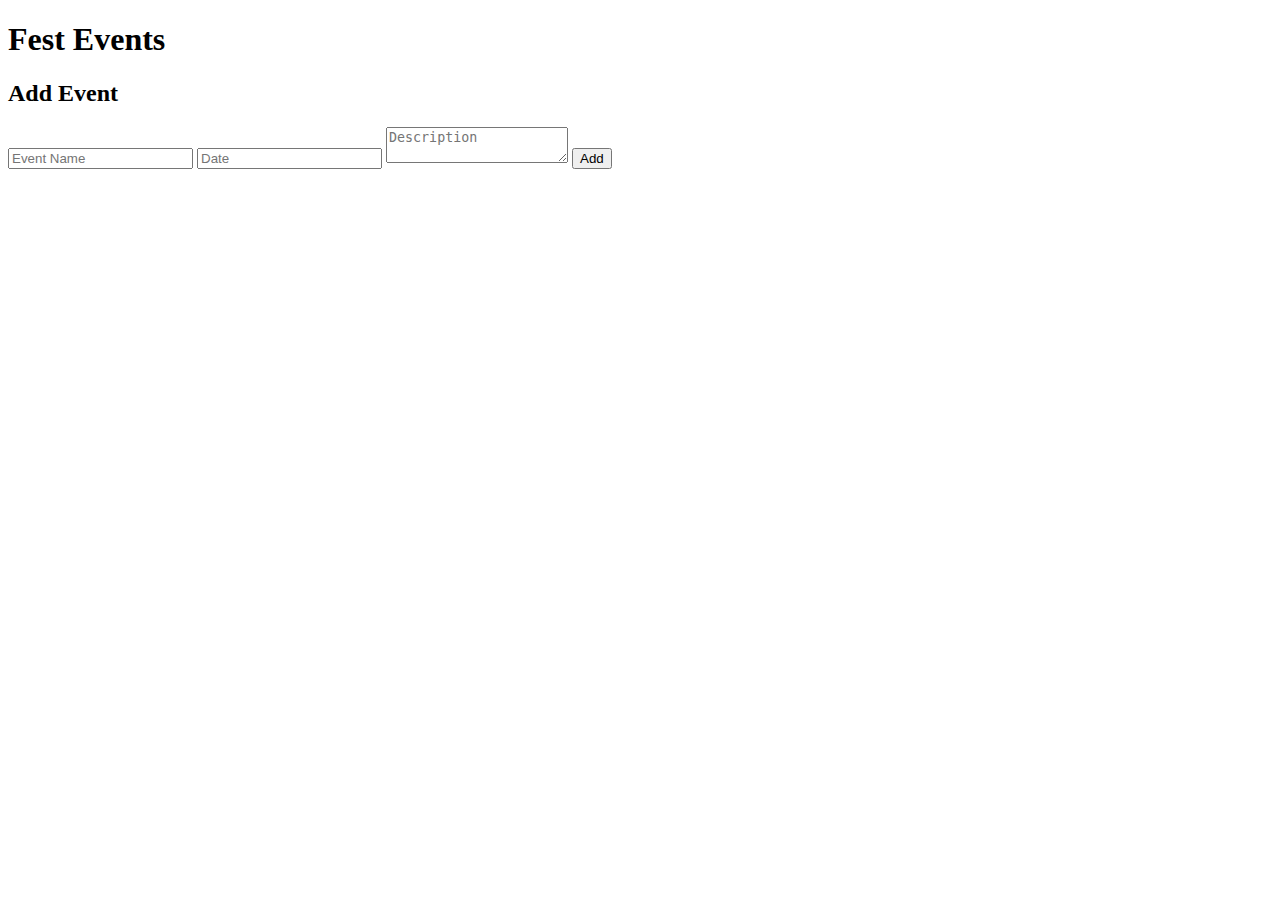
<file: frontend/demo.html>
<!DOCTYPE html>
<html>
<head>
  <title>Fest Management</title>
</head>
<body>
  <h1>Fest Events</h1>
  <div id="eventList"></div>

  <h2>Add Event</h2>
  <form id="eventForm">
    <input type="text" id="name" placeholder="Event Name" required />
    <input type="text" id="date" placeholder="Date" required />
    <textarea id="description" placeholder="Description"></textarea>
    <button type="submit">Add</button>
  </form>

  <script>
    async function fetchEvents() {
      const res = await fetch('http://localhost:5000/events');
      const events = await res.json();
      const list = document.getElementById('eventList');
      list.innerHTML = events.map(e =>
        `<p>${e.name} - ${e.date} <button onclick="deleteEvent('${e._id}')">Delete</button></p>`
      ).join('');
    }

    document.getElementById('eventForm').addEventListener('submit', async e => {
      e.preventDefault();
      const name = document.getElementById('name').value;
      const date = document.getElementById('date').value;
      const description = document.getElementById('description').value;

      await fetch('http://localhost:5000/events', {
        method: 'POST',
        headers: { 'Content-Type': 'application/json' },
        body: JSON.stringify({ name, date, description })
      });

      fetchEvents();
    });

    async function deleteEvent(id) {
      await fetch(`http://localhost:5000/events/${id}`, { method: 'DELETE' });
      fetchEvents();
    }

    fetchEvents();
  </script>
</body>
</html>
</file>
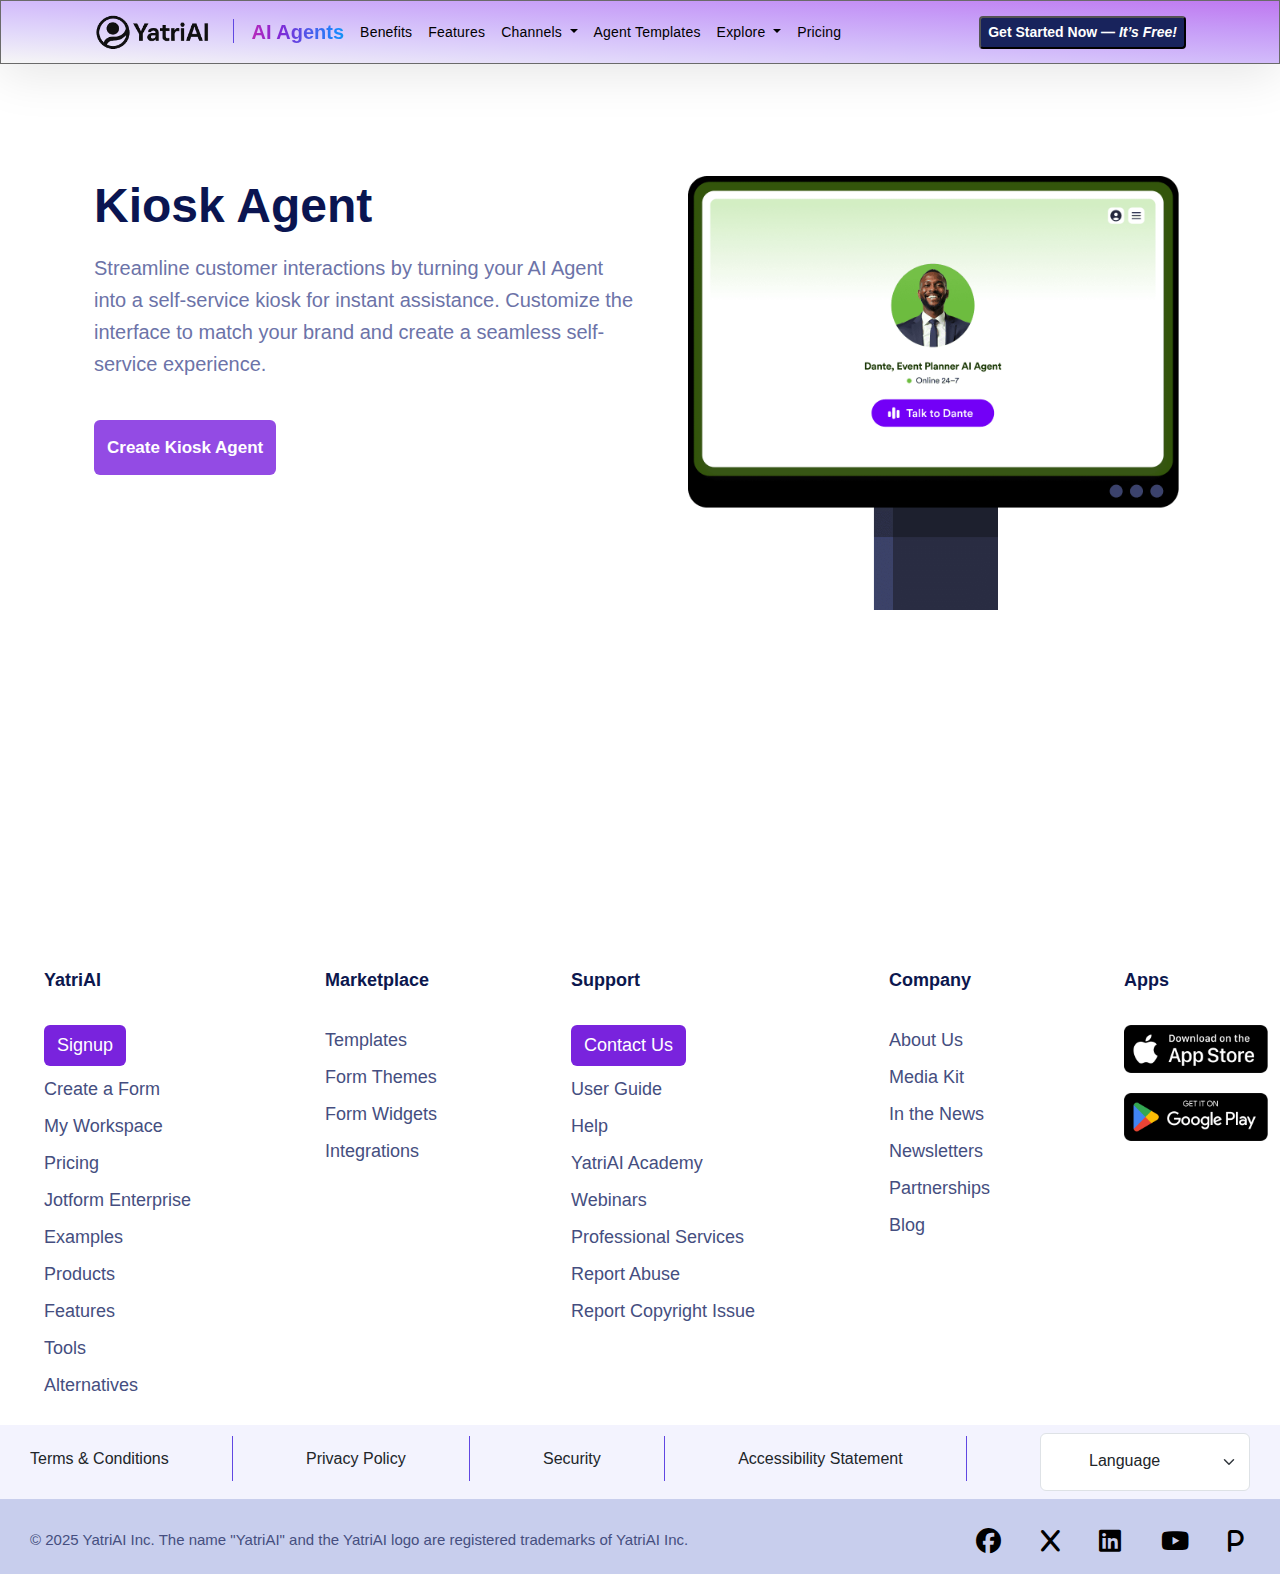
<file: frontend/Kiosk.html>
<!doctype html>
<html lang="en">

<head>
    <meta charset="utf-8">
    <meta name="viewport" content="width=device-width, initial-scale=1">
    <title>YatriAI : Kiosk Agent</title>
    <link href="https://cdn.jsdelivr.net/npm/bootstrap@5.3.5/dist/css/bootstrap.min.css" rel="stylesheet">
    <link rel="stylesheet" href="https://cdnjs.cloudflare.com/ajax/libs/font-awesome/6.7.2/css/all.min.css">
    <link rel="stylesheet" href="style.css">
    <link rel="stylesheet" href="media.css">
    <style>
    </style>
</head>

<body>
    <div style="min-height: 100vh;">
        <!-- section 1 -->
        <section class="sec1">
            <!-- navbar -->
            <div class="container">
                <nav class="navbar navbar-expand-lg .bg-white navFixed">
                    <div class="container-fluid">
                        <a class="navbar-brand" href="/frontend/index.html"><img src="/Images/Logo-removebg-preview.png" height="35"></a>
                        <button class="navbar-toggler" type="button" data-bs-toggle="collapse"
                            data-bs-target="#navbarSupportedContent" aria-controls="navbarSupportedContent"
                            aria-expanded="false" aria-label="Toggle navigation">
                            <span class="navbar-toggler-icon"></span>
                        </button>
                        <div class="collapse navbar-collapse" id="navbarSupportedContent">
                            <ul class="navbar-nav me-auto mb-2 mb-lg-0">
                                <div class="line"></div>
                                <li class="nav-item ai_Agent">
                                    <a class="nav-link active" aria-current="page" href="#">AI Agents</a>
                                </li>
                                <li class="nav-item nav_menu Benefits boderBottom">
                                    <a class="nav-link" href="#">Benefits</a>
                                </li>
                                <li class="nav-item nav_menu boderBottom">
                                    <a class="nav-link" href="#">
                                        Features</a>
                                </li>
                                <li class="nav-item dropdown nav_menu">
                                    <a class="nav-link dropdown-toggle" href="#" role="button" data-bs-toggle="dropdown"
                                        aria-expanded="false">

                                        Channels
                                    </a>
                                    <ul class="dropdown-menu">
                                        <li class="boderBottom"><a class="dropdown-item" href="/frontend/standalone.html" target="_blank">Standalone Agent</a>
                                        </li>
                                        <li class="boderBottom"><a class="dropdown-item" href="/frontend/Chatbot.html" target="_blank">Chatbot Agent</a></li>
                                        <li class="boderBottom"><a class="dropdown-item" href="/frontend/Phone.html" target="_blank">Phone Agent</a></li>
                                        <li class="boderBottom"><a class="dropdown-item" href="/frontend/Voice.html" target="_blank">Voice Agent</a></li>
                                        <li class="boderBottom"><a class="dropdown-item" href="/frontend/WhatsApp.html" target="_blank">WhatsApp Agent</a>
                                        </li>
                                        <li class="boderBottom"><a class="dropdown-item" href="/frontend/Messenger.html" target="_blank">Messenger Agent</a>
                                        </li>
                                        <li class="boderBottom"><a class="dropdown-item" href="/frontend/SMS.html" target="_blank">SMS Agent</a></li>
                                        <li class="boderBottom"><a class="dropdown-item" href="/frontend/AgentApp.html" target="_blank">Agent App</a></li>
                                        <li class="boderBottom"><a class="dropdown-item" href="/frontend/Kiosk.html" target="_blank">Kiosk Agent</a></li>
                                    </ul>
                                </li>
                                <li class="nav-item nav_menu boderBottom">
                                    <a class="nav-link" href="#">Agent Templates</a>
                                </li>
                                <li class="nav-item dropdown nav_menu">
                                    <a class="nav-link dropdown-toggle" href="#" role="button" data-bs-toggle="dropdown"
                                        aria-expanded="false">

                                        Explore
                                    </a>
                                    <ul class="dropdown-menu">
                                        <li class="boderBottom"><a class="dropdown-item" href="#">Live Launch Event</a>
                                        </li>
                                        <li class="boderBottom"><a class="dropdown-item" href="#">Use Cases</a></li>
                                        <li class="boderBottom"><a class="dropdown-item" href="#">Blog</a></li>
                                        <li class="boderBottom"><a class="dropdown-item" href="#">Help Guide</a></li>
                                        <li class="boderBottom"><a class="dropdown-item" href="#">Security</a></li>
                                        <li class="boderBottom"><a class="dropdown-item" href="#">Messenger Agent</a>
                                        </li>
                                        <li class="boderBottom"><a class="dropdown-item" href="#">E-Book</a></li>
                                    </ul>
                                </li>
                                <li class="nav-item nav_menu boderBottom">
                                    <a class="nav-link" href="#">Pricing</a>
                                </li>
                            </ul>
                            <a href="/frontend/getBtn.html" target="__blank">
                                <button type="button" class="get_startedBtn">Get Started Now — <span
                                        style="font-style: italic;">It’s Free!</span></button>
                            </a>
                        </div>
                    </div>
                </nav>
            </div>
            <!-- navbar -->
        </section>
        <!-- /* kiosk Agent */ -->
        <section>
            <div class="container">
                <div class="container-fluid">
                    <div class="standaloneAgent gap-5">
                        <div class="col-6 left">
                            <h1>Kiosk Agent</h1>
                            <p class="mt-3">Streamline customer interactions by turning your AI Agent into a self-service kiosk for instant assistance. Customize the interface to match your brand and create a seamless self-service experience.</p>
                            <button class="btn mt-4" type="button"
                                style="height: 55px;background-color: #934be4; color: white; font-size: 17px; font-weight: 600;">Create Kiosk Agent</button>
                        </div>
                        <div class="col-6 right">
                            <img src="/Images/channel-kiosk8.png"
                                alt="sa" width="90%" style="margin-left: 0rem;">
                        </div>
                    </div>
                </div>
            </div>
        </section>
    </div>
    <footer>
        <div class="container-fluid">
            <div class="footerList">
                <ul class="footerList1">
                    <h5>YatriAI</h5>
                    <!--offcanvas sign UP pase-->
                    <div id="offcanvas">
                        <button class="btn" type="button" data-bs-toggle="offcanvas" data-bs-target="#staticBackdrop"
                            aria-controls="staticBackdrop"
                            style="background-color: rgba(121, 35, 221, var(--bg-opacity, 1)); color: white; font-size: 18px;">
                            Signup
                        </button>

                        <div class="offcanvas offcanvas-start" data-bs-backdrop="static" tabindex="-1"
                            id="staticBackdrop" aria-labelledby="staticBackdropLabel"
                            style="background-color: #f7f2f4 !important;">
                            <div class="offcanvas-header">
                                <h5 class="offcanvas-title" id="staticBackdropLabel">Sign Up Now</h5>
                                <button type="button" class="btn-close" data-bs-dismiss="offcanvas"
                                    aria-label="Close"></button>
                            </div>
                            <div class="offcanvas-body">
                                <div>
                                    <p style="color: black; font-weight: 500;">Collect information, payments, and
                                        signatures
                                        with custom online forms.</p>
                                    <div class="form-floating mb-3">
                                        <input type="name" class="form-control" id="floatingInput" placeholder="Name">
                                        <label for="floatingInput">Name</label>
                                    </div>
                                    <div class="form-floating mb-3">
                                        <input type="email" class="form-control" id="floatingInput"
                                            placeholder="name@example.com">
                                        <label for="floatingInput">Email address</label>
                                    </div>
                                    <div class="form-floating">
                                        <input type="password" class="form-control" id="floatingPassword"
                                            placeholder="Password">
                                        <label for="floatingPassword">Password</label>
                                    </div>
                                </div>
                                <div class="col-12 mt-5">
                                    <div class="form-check">
                                        <input class="form-check-input" type="checkbox" id="gridCheck">
                                        <label class="form-check-label" for="gridCheck">
                                            I agree to the <span style="color: blue;">Terms of Service</span>, <span
                                                style="color: blue;">Privacy Policy</span> and
                                            <span style="color: blue;">Cookie Policy</span>
                                        </label>
                                    </div>
                                </div>
                                <button class="btn mt-5 pe-5 ps-5" type="button" style="background-color: #78bb07;
                                    color: #fff;
                                    font-size: 18px;
                                    font-weight: 500;">Sign up</button>
                                <p class="login mt-3">Already have an account?<a href="/frontend/long.html"
                                        style="text-decoration: none;" target="__blank"><span>Login</span></a></p>
                            </div>
                        </div>
                    </div>
                    <!--offcanvas end-->
                    <li>Create a Form</li>
                    <li>My Workspace</li>
                    <li>Pricing</li>
                    <li>Jotform Enterprise</li>
                    <li>Examples</li>
                    <li>Products</li>
                    <li>Features</li>
                    <li>Tools</li>
                    <li>Alternatives</li>
                </ul>
                <ul class="footerList2">
                    <h5>Marketplace</h5>
                    <li>Templates</li>
                    <li>Form Themes</li>
                    <li>Form Widgets</li>
                    <li>Integrations</li>
                </ul>
                <ul class="footerList3">
                    <h5>Support</h5>
                    <!-- <li class="modal-dialog modal-dialog-scrollable">Contact Us</li> -->
                    <!---->
                    <!-- Button trigger modal -->
                    <button type="button" class="btn" data-bs-toggle="modal" data-bs-target="#exampleModal"
                        style="background-color: rgba(121, 35, 221, var(--bg-opacity, 1)); color: white; font-size: 18px;">
                        Contact Us
                    </button>

                    <!-- Modal -->
                    <div class="modal fade" id="exampleModal" tabindex="-1" aria-labelledby="exampleModalLabel"
                        aria-hidden="true">
                        <div class="modal-dialog">
                            <div class="modal-content">
                                <div class="modal-header">
                                    <h1 class="modal-title fs-5" id="exampleModalLabel" style="color: #0c174e;
                                        font-size: 18px;
                                        font-weight: 700;">How can we help ?</h1>
                                    <button type="button" class="btn-close" data-bs-dismiss="modal"
                                        aria-label="Close"></button>
                                </div>
                                <div class="modal-body">
                                    <p>Contact YatriAI Support Our customer support team is available 24/7</p>
                                    <!---->
                                    <div class="form-floating mb-3">
                                        <input type="name" class="form-control" id="floatingInput"
                                            placeholder="name@example.com">
                                        <label for="floatingInput">Name</label>
                                    </div>
                                    <div class="form-floating">
                                        <input type="email" class="form-control" id="floatingemail" placeholder="Email">
                                        <label for="floatingemail">Email</label>
                                    </div>
                                    <div class="form-floating mt-3">
                                        <input type="message" class="form-control" id="floatingmessage"
                                            placeholder="e.g,.. How can i create a successful survay form">
                                        <label for="floatingemail">e.g,.. How can i create a successful survay
                                            form</label>
                                    </div>
                                    <div class="form-floating mt-3">
                                        <textarea class="form-control" placeholder="Leave a comment here"
                                            id="floatingTextarea"></textarea>
                                        <label for="floatingTextarea">Comments</label>
                                    </div>
                                    <div class="input-group mt-3">
                                        <input type="file" class="form-control" id="inputGroupFile02"
                                            placeholder="e.g,.. How can i create a successful survay form">

                                    </div>
                                    <p style="font-size: 10px; margin-top: 7px;">THE INFORMATION YOU SUBMIT THROUGH
                                        THIS
                                        FORM WILL BE POSTED TO OUR PUBLIC JOTFORM ANSWERS PAGE, SO THAT OTHER USERS
                                        CAN
                                        BENEFIT. IF YOU DON’T WANT YOUR TICKET TO BE PUBLIC, PLEASE CHECK THE MAKE
                                        PRIVATE BOX BELOW. FOR PUBLIC TICKETS, BE SURE TO REMOVE ANY PERSONAL
                                        INFORMATION YOU DON'T WANT MADE PUBLIC.</p>
                                    <div class="form-check">
                                        <input class="form-check-input" type="checkbox" value=""
                                            id="checkIndeterminate">
                                        <label class="form-check-label" for="checkIndeterminate">
                                            Make private
                                        </label>
                                    </div>
                                    <!---->
                                </div>
                                <div class="modal-footer">
                                    <button type="button" class="btn btn-secondary"
                                        data-bs-dismiss="modal">Close</button>
                                    <button type="button" class="btn" style="background-color: #78bb07;
                                        color: #fff;
                                        font-size: 18px;
                                        font-weight: 500;">Post Question</button>
                                </div>
                            </div>
                        </div>
                    </div>
                    <!---->
                    <li>User Guide</li>
                    <li>Help</li>
                    <li>YatriAI Academy</li>
                    <li>Webinars</li>
                    <li>Professional Services</li>
                    <li>Report Abuse</li>
                    <li>Report Copyright Issue</li>
                </ul>
                <ul class="footerList4">
                    <h5>Company</h5>
                    <li>About Us</li>
                    <li>Media Kit</li>
                    <li>In the News</li>
                    <li>Newsletters</li>
                    <li>Partnerships</li>
                    <li>Blog</li>
                </ul>
                <ul class="footerList5">
                    <h5>Apps</h5>
                    <div><img src="/Images/app-store.png" alt="" style="height: 3rem;">
                    </div>
                    <div><img src="/Images/google-play.png" alt="" style="height: 3rem; margin-top: 20px;">
                    </div>
                </ul>
            </div>
        </div>
        <!----->
        <div class="footerHero">
            <div class="footerHroLeft">
                <p>Terms & Conditions</p>
                <div class="line2"></div>
                <p>Privacy Policy</p>
                <div class="line2"></div>
                <p>Security</p>
                <div class="line2"></div>
                <p>Accessibility Statement</p>
                <div class="line2"></div>
                <div class="form-floating">
                    <select class="form-select ps-5 pe-5 pt-2" id="floatingSelect"
                        aria-label="Floating label select example">
                        <option selected class="">Language</option>
                        <option value="1">English</option>
                        <option value="2">Español</option>
                        <option value="3">Italiano</option>
                        <option value="4">Português</option>
                        <option value="5">Deutsch </option>
                        <option value="6">Türkçe </option>
                        <option value="7">Nederlands </option>
                        <option value="8">Suomi></option>
                        <option value="9">Polski </option>
                        <option value="10">Русский - Beta </option>
                        <option value="11">日本語 </option>
                        <option value="12">български </option>
                        <option value="13">Српски </option>
                        <option value="14">ქართველი </option>
                        <option value="15">Indonesia </option>
                        <option value="16">العربية </option>
                        <option value="17">한국어 </option>
                        <option value="18">繁體中文 - Beta</option>
                        <option value="19">Afrikaans Beta</option>
                        <option value="20">Hebrew - Beta</option>
                    </select>
                </div>
            </div>
            <div class="footerHroRight">
                <p>© 2025 YatriAI Inc. The name "YatriAI" and the YatriAI logo are registered trademarks of YatriAI
                    Inc.</p>
                <div class="icon">
                    <i class="fa-brands fa-facebook" style="color: black;"></i>
                    <i class="fa-solid fa-x" style="color: black;"></i>
                    <i class="fa-brands fa-linkedin" style="color: black;"></i>
                    <i class="fa-brands fa-youtube" style="color: black;"></i>
                    <i class="fa-solid fa-p" style="color: black;"></i>
                </div>
            </div>
        </div>
        <!---->
    </footer>


    <script src="https://cdn.jsdelivr.net/npm/bootstrap@5.3.5/dist/js/bootstrap.bundle.min.js"></script>
</body>

</html>
</file>
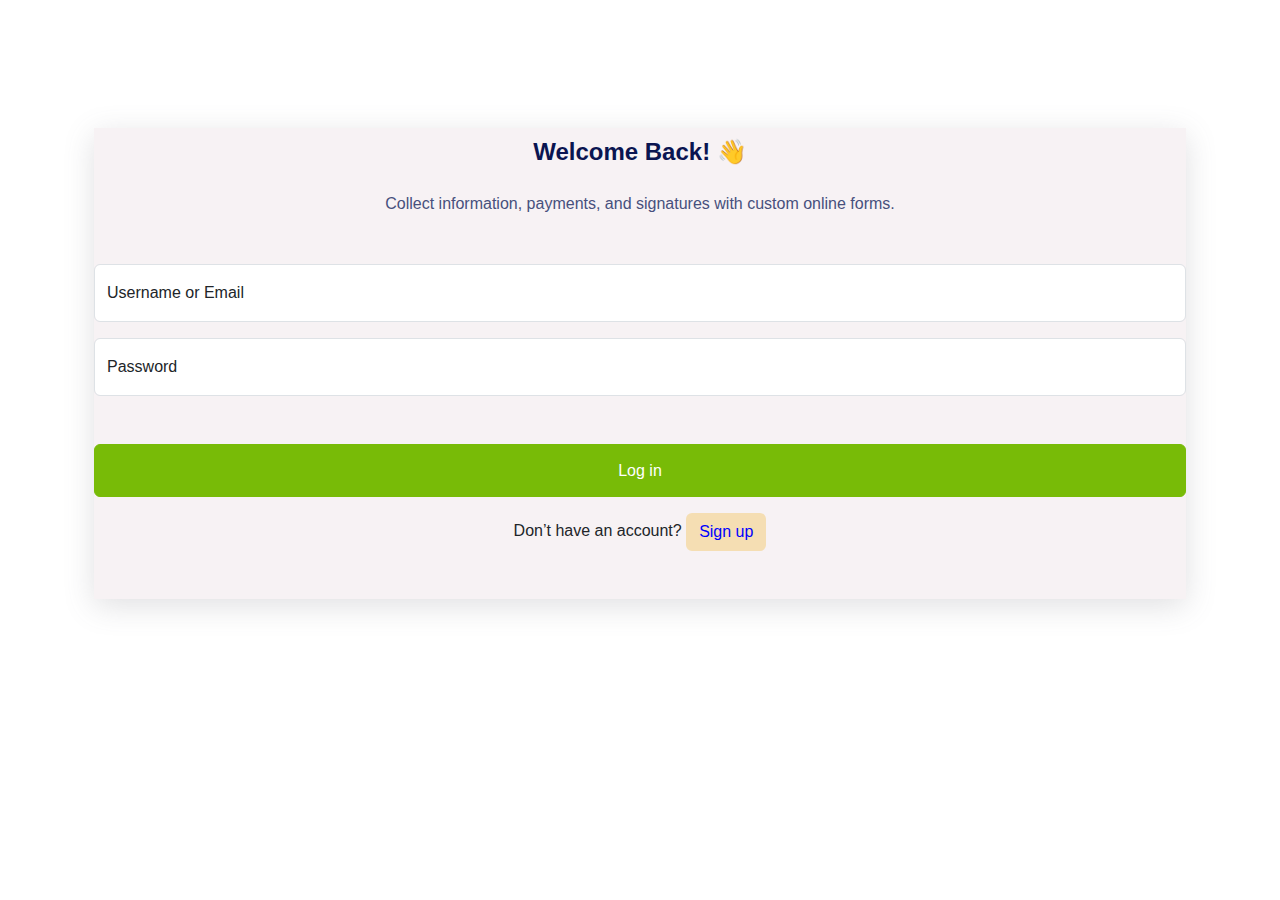
<file: frontend/long.html>
<!doctype html>
<html lang="en">

<head>
    <meta charset="utf-8">
    <meta name="viewport" content="width=device-width, initial-scale=1">
    <title>YatriAI-Log in</title>
    <link href="https://cdn.jsdelivr.net/npm/bootstrap@5.3.5/dist/css/bootstrap.min.css" rel="stylesheet">
    <link rel="stylesheet" href="https://cdnjs.cloudflare.com/ajax/libs/font-awesome/6.7.2/css/all.min.css">
    <link rel="stylesheet" href="style.css">
    <link rel="stylesheet" href="media.css">
    <style>
    </style>
</head>

<body>
    <div class="container">
        <div class="container-fluid">
            <form action="">
                <div class="loginForm text-center">
                    <h1 style="margin-top: 50px; line-height: 48px;
                    font-size: 24px;
                    font-weight: 700;
                    color: #0a1551;">Welcome Back! 👋</h1>
                    <p class="mt-3" style="color: #47507d;
                    font-size: 16px;
                    font-weight: 400;
                    line-height: 24px;">Collect information, payments, and signatures with custom online forms.</p>
                    <div class="form-floating UE mb-3 mt-5">
                        <input type="email" class="form-control" id="floatingInput" placeholder="name@example.com">
                        <label for="floatingInput">Username or Email</label>
                    </div>
                    <div class="form-floating pass mt-2">
                        <input type="password" class="form-control" id="floatingPassword" placeholder="Password">
                        <label for="floatingPassword">Password</label>
                    </div>
                    <div class="d-grid gap-2 mt-5 loginBTN">
                        <button class="btn " type="submit"
                            style="height: 53px;border: 1px solid #78bb07;background-color: #78bb07; color: white; font-weight: 500;">Log
                            in</button>
                    </div>
                    <p class="mt-3">Don’t have an account? <button class="btn" type="button" data-bs-toggle="offcanvas"
                            data-bs-target="#staticBackdrop" aria-controls="staticBackdrop"
                            style="background-color: wheat;"><span style="color: blue;">Sign up</span></button></p>
                    <!---->
                    <div class="offcanvas offcanvas-start" data-bs-backdrop="static" tabindex="-1" id="staticBackdrop"
                        aria-labelledby="staticBackdropLabel" style="background-color: #f7f2f4 !important;">
                        <div class="offcanvas-header">
                            <h5 class="offcanvas-title" id="staticBackdropLabel">Sign Up Now</h5>
                            <button type="button" class="btn-close" data-bs-dismiss="offcanvas"
                                aria-label="Close"></button>
                        </div>
                        <div class="offcanvas-body">
                            <div>
                                <p style="color: black; font-weight: 500;">Collect information, payments, and
                                    signatures
                                    with custom online forms.</p>
                                <div class="form-floating mb-3">
                                    <input type="name" class="form-control" id="floatingInput" placeholder="Name">
                                    <label for="floatingInput">Name</label>
                                </div>
                                <div class="form-floating mb-3">
                                    <input type="email" class="form-control" id="floatingInput"
                                        placeholder="name@example.com">
                                    <label for="floatingInput">Email address</label>
                                </div>
                                <div class="form-floating">
                                    <input type="password" class="form-control" id="floatingPassword"
                                        placeholder="Password">
                                    <label for="floatingPassword">Password</label>
                                </div>
                            </div>
                            <div class="col-12 mt-5">
                                <div class="form-check">
                                    <input class="form-check-input" type="checkbox" id="gridCheck">
                                    <label class="form-check-label" for="gridCheck">
                                        I agree to the <span style="color: blue;">Terms of Service</span>, <span
                                            style="color: blue;">Privacy Policy</span> and
                                        <span style="color: blue;">Cookie Policy</span>
                                    </label>
                                </div>
                            </div>
                            <button class="btn mt-5 pe-5 ps-5" type="submit" style="background-color: #78bb07;
                  color: #fff;
                  font-size: 18px;
                  font-weight: 500;">Sign up</button>
                            <p class="login mt-3">Already have an account?<a href="/frontend/long.html"
                                    style="text-decoration: none;" target="__blank"><span>Login</span></a></p>
                        </div>
                    </div>
                    <!----->

                </div>
        </div>
    </div>
    </div>
    </form>
    </div>
    </div>
    <script src="https://cdn.jsdelivr.net/npm/bootstrap@5.3.5/dist/js/bootstrap.bundle.min.js"></script>
</body>

</html>
</file>
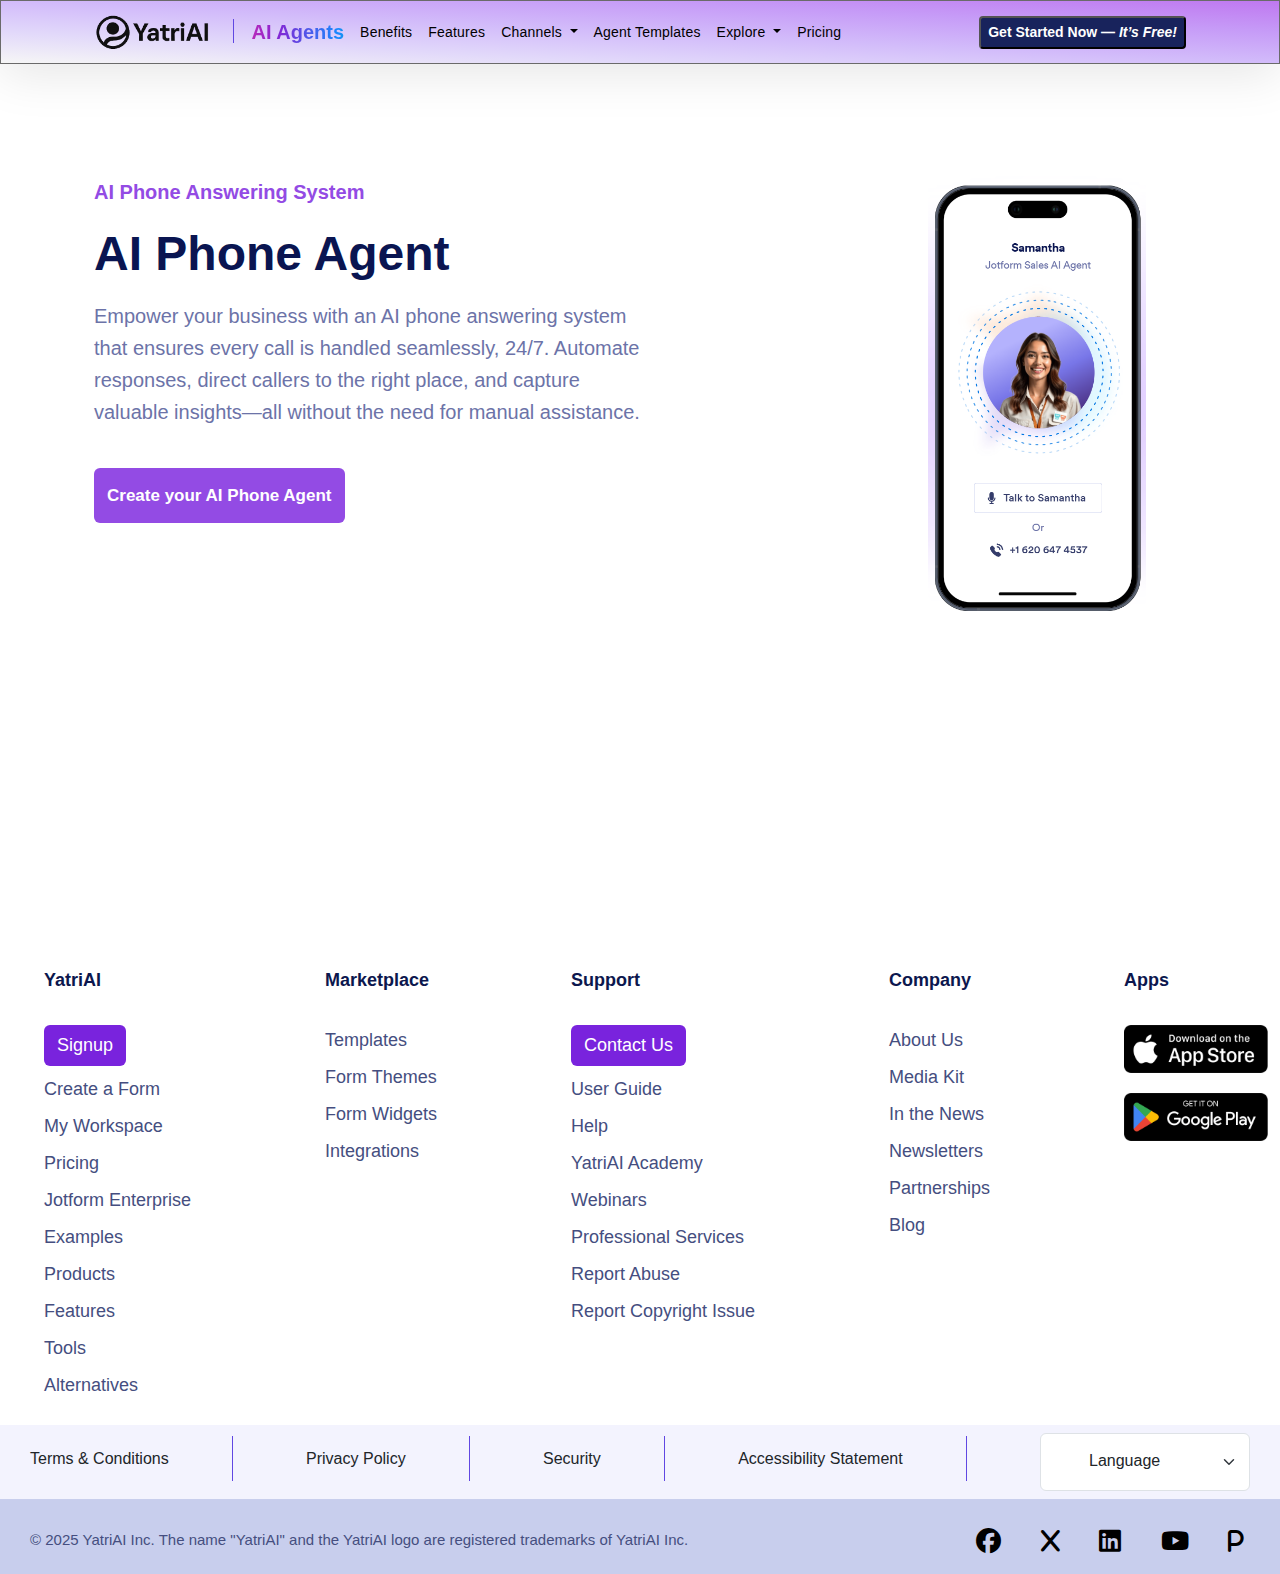
<file: frontend/Phone.html>
<!doctype html>
<html lang="en">

<head>
    <meta charset="utf-8">
    <meta name="viewport" content="width=device-width, initial-scale=1">
    <title>YatriAI : Phone Agent</title>
    <link href="https://cdn.jsdelivr.net/npm/bootstrap@5.3.5/dist/css/bootstrap.min.css" rel="stylesheet">
    <link rel="stylesheet" href="https://cdnjs.cloudflare.com/ajax/libs/font-awesome/6.7.2/css/all.min.css">
    <link rel="stylesheet" href="style.css">
    <link rel="stylesheet" href="media.css">
    <style>
    </style>
</head>

<body>
    <div style="min-height: 100vh;">
        <!-- section 1 -->
        <section class="sec1">
            <!-- navbar -->
            <div class="container">
                <nav class="navbar navbar-expand-lg .bg-white navFixed">
                    <div class="container-fluid">
                        <a class="navbar-brand" href="/frontend/index.html"><img src="/Images/Logo-removebg-preview.png" height="35"></a>
                        <button class="navbar-toggler" type="button" data-bs-toggle="collapse"
                            data-bs-target="#navbarSupportedContent" aria-controls="navbarSupportedContent"
                            aria-expanded="false" aria-label="Toggle navigation">
                            <span class="navbar-toggler-icon"></span>
                        </button>
                        <div class="collapse navbar-collapse" id="navbarSupportedContent">
                            <ul class="navbar-nav me-auto mb-2 mb-lg-0">
                                <div class="line"></div>
                                <li class="nav-item ai_Agent">
                                    <a class="nav-link active" aria-current="page" href="#">AI Agents</a>
                                </li>
                                <li class="nav-item nav_menu Benefits boderBottom">
                                    <a class="nav-link" href="#">Benefits</a>
                                </li>
                                <li class="nav-item nav_menu boderBottom">
                                    <a class="nav-link" href="#">
                                        Features</a>
                                </li>
                                <li class="nav-item dropdown nav_menu">
                                    <a class="nav-link dropdown-toggle" href="#" role="button" data-bs-toggle="dropdown"
                                        aria-expanded="false">

                                        Channels
                                    </a>
                                    <ul class="dropdown-menu">
                                        <li class="boderBottom"><a class="dropdown-item" href="#">Standalone Agent</a>
                                        </li>
                                        <li class="boderBottom"><a class="dropdown-item" href="#">Chatbot Agent</a></li>
                                        <li class="boderBottom"><a class="dropdown-item" href="#">Phone Agent</a></li>
                                        <li class="boderBottom"><a class="dropdown-item" href="#">Voice Agent</a></li>
                                        <li class="boderBottom"><a class="dropdown-item" href="#">WhatsApp Agent</a>
                                        </li>
                                        <li class="boderBottom"><a class="dropdown-item" href="#">Messenger Agent</a>
                                        </li>
                                        <li class="boderBottom"><a class="dropdown-item" href="#">SMS Agent</a></li>
                                        <li class="boderBottom"><a class="dropdown-item" href="#">Agent App</a></li>
                                        <li class="boderBottom"><a class="dropdown-item" href="#">Kiosk Agent</a></li>
                                    </ul>
                                </li>
                                <li class="nav-item nav_menu boderBottom">
                                    <a class="nav-link" href="#">Agent Templates</a>
                                </li>
                                <li class="nav-item dropdown nav_menu">
                                    <a class="nav-link dropdown-toggle" href="#" role="button" data-bs-toggle="dropdown"
                                        aria-expanded="false">

                                        Explore
                                    </a>
                                    <ul class="dropdown-menu">
                                        <li class="boderBottom"><a class="dropdown-item" href="/frontend/standalone.html" target="_blank">Standalone Agent</a>
                                        </li>
                                        <li class="boderBottom"><a class="dropdown-item" href="/frontend/Chatbot.html" target="_blank">Chatbot Agent</a></li>
                                        <li class="boderBottom"><a class="dropdown-item" href="/frontend/Phone.html" target="_blank">Phone Agent</a></li>
                                        <li class="boderBottom"><a class="dropdown-item" href="/frontend/Voice.html" target="_blank">Voice Agent</a></li>
                                        <li class="boderBottom"><a class="dropdown-item" href="/frontend/WhatsApp.html" target="_blank">WhatsApp Agent</a>
                                        </li>
                                        <li class="boderBottom"><a class="dropdown-item" href="/frontend/Messenger.html" target="_blank">Messenger Agent</a>
                                        </li>
                                        <li class="boderBottom"><a class="dropdown-item" href="/frontend/SMS.html" target="_blank">SMS Agent</a></li>
                                        <li class="boderBottom"><a class="dropdown-item" href="/frontend/AgentApp.html" target="_blank">Agent App</a></li>
                                        <li class="boderBottom"><a class="dropdown-item" href="/frontend/Kiosk.html" target="_blank">Kiosk Agent</a></li>
                                    </ul>
                                </li>
                                <li class="nav-item nav_menu boderBottom">
                                    <a class="nav-link" href="#">Pricing</a>
                                </li>
                            </ul>
                            <a href="/frontend/getBtn.html" target="__blank">
                                <button type="button" class="get_startedBtn">Get Started Now — <span
                                        style="font-style: italic;">It’s Free!</span></button>
                            </a>
                        </div>
                    </div>
                </nav>
            </div>
            <!-- navbar -->
        </section>
        <!-- /* phone Agent */ -->
        <section>
            <div class="container">
                <div class="container-fluid">
                    <div class="standaloneAgent gap-5">
                        <div class="col-6 left">
                            <p style="color: #934be4; font-weight: 600">AI Phone Answering System</p>
                            <h1>AI Phone Agent</h1>
                            <p class="mt-3">Empower your business with an AI phone answering system that ensures every call is handled seamlessly, 24/7. Automate responses, direct callers to the right place, and capture valuable insights—all without the need for manual assistance.</p>
                            <button class="btn mt-4" type="button"
                                style="height: 55px;background-color: #934be4; color: white; font-size: 17px; font-weight: 600;">Create your AI Phone Agent</button>
                        </div>
                        <div class="col-6 right">
                            <img src="/Images/phoneage.png"
                                alt="sa" width="40%" style="margin-left: 15rem;">
                        </div>
                    </div>
                </div>
            </div>
        </section>
    </div>
    <footer>
        <div class="container-fluid">
            <div class="footerList">
                <ul class="footerList1">
                    <h5>YatriAI</h5>
                    <!--offcanvas sign UP pase-->
                    <div id="offcanvas">
                        <button class="btn" type="button" data-bs-toggle="offcanvas" data-bs-target="#staticBackdrop"
                            aria-controls="staticBackdrop"
                            style="background-color: rgba(121, 35, 221, var(--bg-opacity, 1)); color: white; font-size: 18px;">
                            Signup
                        </button>

                        <div class="offcanvas offcanvas-start" data-bs-backdrop="static" tabindex="-1"
                            id="staticBackdrop" aria-labelledby="staticBackdropLabel"
                            style="background-color: #f7f2f4 !important;">
                            <div class="offcanvas-header">
                                <h5 class="offcanvas-title" id="staticBackdropLabel">Sign Up Now</h5>
                                <button type="button" class="btn-close" data-bs-dismiss="offcanvas"
                                    aria-label="Close"></button>
                            </div>
                            <div class="offcanvas-body">
                                <div>
                                    <p style="color: black; font-weight: 500;">Collect information, payments, and
                                        signatures
                                        with custom online forms.</p>
                                    <div class="form-floating mb-3">
                                        <input type="name" class="form-control" id="floatingInput" placeholder="Name">
                                        <label for="floatingInput">Name</label>
                                    </div>
                                    <div class="form-floating mb-3">
                                        <input type="email" class="form-control" id="floatingInput"
                                            placeholder="name@example.com">
                                        <label for="floatingInput">Email address</label>
                                    </div>
                                    <div class="form-floating">
                                        <input type="password" class="form-control" id="floatingPassword"
                                            placeholder="Password">
                                        <label for="floatingPassword">Password</label>
                                    </div>
                                </div>
                                <div class="col-12 mt-5">
                                    <div class="form-check">
                                        <input class="form-check-input" type="checkbox" id="gridCheck">
                                        <label class="form-check-label" for="gridCheck">
                                            I agree to the <span style="color: blue;">Terms of Service</span>, <span
                                                style="color: blue;">Privacy Policy</span> and
                                            <span style="color: blue;">Cookie Policy</span>
                                        </label>
                                    </div>
                                </div>
                                <button class="btn mt-5 pe-5 ps-5" type="button" style="background-color: #78bb07;
                                    color: #fff;
                                    font-size: 18px;
                                    font-weight: 500;">Sign up</button>
                                <p class="login mt-3">Already have an account?<a href="/frontend/long.html"
                                        style="text-decoration: none;" target="__blank"><span>Login</span></a></p>
                            </div>
                        </div>
                    </div>
                    <!--offcanvas end-->
                    <li>Create a Form</li>
                    <li>My Workspace</li>
                    <li>Pricing</li>
                    <li>Jotform Enterprise</li>
                    <li>Examples</li>
                    <li>Products</li>
                    <li>Features</li>
                    <li>Tools</li>
                    <li>Alternatives</li>
                </ul>
                <ul class="footerList2">
                    <h5>Marketplace</h5>
                    <li>Templates</li>
                    <li>Form Themes</li>
                    <li>Form Widgets</li>
                    <li>Integrations</li>
                </ul>
                <ul class="footerList3">
                    <h5>Support</h5>
                    <!-- <li class="modal-dialog modal-dialog-scrollable">Contact Us</li> -->
                    <!---->
                    <!-- Button trigger modal -->
                    <button type="button" class="btn" data-bs-toggle="modal" data-bs-target="#exampleModal"
                        style="background-color: rgba(121, 35, 221, var(--bg-opacity, 1)); color: white; font-size: 18px;">
                        Contact Us
                    </button>

                    <!-- Modal -->
                    <div class="modal fade" id="exampleModal" tabindex="-1" aria-labelledby="exampleModalLabel"
                        aria-hidden="true">
                        <div class="modal-dialog">
                            <div class="modal-content">
                                <div class="modal-header">
                                    <h1 class="modal-title fs-5" id="exampleModalLabel" style="color: #0c174e;
                                        font-size: 18px;
                                        font-weight: 700;">How can we help ?</h1>
                                    <button type="button" class="btn-close" data-bs-dismiss="modal"
                                        aria-label="Close"></button>
                                </div>
                                <div class="modal-body">
                                    <p>Contact YatriAI Support Our customer support team is available 24/7</p>
                                    <!---->
                                    <div class="form-floating mb-3">
                                        <input type="name" class="form-control" id="floatingInput"
                                            placeholder="name@example.com">
                                        <label for="floatingInput">Name</label>
                                    </div>
                                    <div class="form-floating">
                                        <input type="email" class="form-control" id="floatingemail" placeholder="Email">
                                        <label for="floatingemail">Email</label>
                                    </div>
                                    <div class="form-floating mt-3">
                                        <input type="message" class="form-control" id="floatingmessage"
                                            placeholder="e.g,.. How can i create a successful survay form">
                                        <label for="floatingemail">e.g,.. How can i create a successful survay
                                            form</label>
                                    </div>
                                    <div class="form-floating mt-3">
                                        <textarea class="form-control" placeholder="Leave a comment here"
                                            id="floatingTextarea"></textarea>
                                        <label for="floatingTextarea">Comments</label>
                                    </div>
                                    <div class="input-group mt-3">
                                        <input type="file" class="form-control" id="inputGroupFile02"
                                            placeholder="e.g,.. How can i create a successful survay form">

                                    </div>
                                    <p style="font-size: 10px; margin-top: 7px;">THE INFORMATION YOU SUBMIT THROUGH
                                        THIS
                                        FORM WILL BE POSTED TO OUR PUBLIC JOTFORM ANSWERS PAGE, SO THAT OTHER USERS
                                        CAN
                                        BENEFIT. IF YOU DON’T WANT YOUR TICKET TO BE PUBLIC, PLEASE CHECK THE MAKE
                                        PRIVATE BOX BELOW. FOR PUBLIC TICKETS, BE SURE TO REMOVE ANY PERSONAL
                                        INFORMATION YOU DON'T WANT MADE PUBLIC.</p>
                                    <div class="form-check">
                                        <input class="form-check-input" type="checkbox" value=""
                                            id="checkIndeterminate">
                                        <label class="form-check-label" for="checkIndeterminate">
                                            Make private
                                        </label>
                                    </div>
                                    <!---->
                                </div>
                                <div class="modal-footer">
                                    <button type="button" class="btn btn-secondary"
                                        data-bs-dismiss="modal">Close</button>
                                    <button type="button" class="btn" style="background-color: #78bb07;
                                        color: #fff;
                                        font-size: 18px;
                                        font-weight: 500;">Post Question</button>
                                </div>
                            </div>
                        </div>
                    </div>
                    <!---->
                    <li>User Guide</li>
                    <li>Help</li>
                    <li>YatriAI Academy</li>
                    <li>Webinars</li>
                    <li>Professional Services</li>
                    <li>Report Abuse</li>
                    <li>Report Copyright Issue</li>
                </ul>
                <ul class="footerList4">
                    <h5>Company</h5>
                    <li>About Us</li>
                    <li>Media Kit</li>
                    <li>In the News</li>
                    <li>Newsletters</li>
                    <li>Partnerships</li>
                    <li>Blog</li>
                </ul>
                <ul class="footerList5">
                    <h5>Apps</h5>
                    <div><img src="/Images/app-store.png" alt="" style="height: 3rem;">
                    </div>
                    <div><img src="/Images/google-play.png" alt="" style="height: 3rem; margin-top: 20px;">
                    </div>
                </ul>
            </div>
        </div>
        <!----->
        <div class="footerHero">
            <div class="footerHroLeft">
                <p>Terms & Conditions</p>
                <div class="line2"></div>
                <p>Privacy Policy</p>
                <div class="line2"></div>
                <p>Security</p>
                <div class="line2"></div>
                <p>Accessibility Statement</p>
                <div class="line2"></div>
                <div class="form-floating">
                    <select class="form-select ps-5 pe-5 pt-2" id="floatingSelect"
                        aria-label="Floating label select example">
                        <option selected class="">Language</option>
                        <option value="1">English</option>
                        <option value="2">Español</option>
                        <option value="3">Italiano</option>
                        <option value="4">Português</option>
                        <option value="5">Deutsch </option>
                        <option value="6">Türkçe </option>
                        <option value="7">Nederlands </option>
                        <option value="8">Suomi></option>
                        <option value="9">Polski </option>
                        <option value="10">Русский - Beta </option>
                        <option value="11">日本語 </option>
                        <option value="12">български </option>
                        <option value="13">Српски </option>
                        <option value="14">ქართველი </option>
                        <option value="15">Indonesia </option>
                        <option value="16">العربية </option>
                        <option value="17">한국어 </option>
                        <option value="18">繁體中文 - Beta</option>
                        <option value="19">Afrikaans Beta</option>
                        <option value="20">Hebrew - Beta</option>
                    </select>
                </div>
            </div>
            <div class="footerHroRight">
                <p>© 2025 YatriAI Inc. The name "YatriAI" and the YatriAI logo are registered trademarks of YatriAI
                    Inc.</p>
                <div class="icon">
                    <i class="fa-brands fa-facebook" style="color: black;"></i>
                    <i class="fa-solid fa-x" style="color: black;"></i>
                    <i class="fa-brands fa-linkedin" style="color: black;"></i>
                    <i class="fa-brands fa-youtube" style="color: black;"></i>
                    <i class="fa-solid fa-p" style="color: black;"></i>
                </div>
            </div>
        </div>
        <!---->
    </footer>


    <script src="https://cdn.jsdelivr.net/npm/bootstrap@5.3.5/dist/js/bootstrap.bundle.min.js"></script>
</body>

</html>
</file>
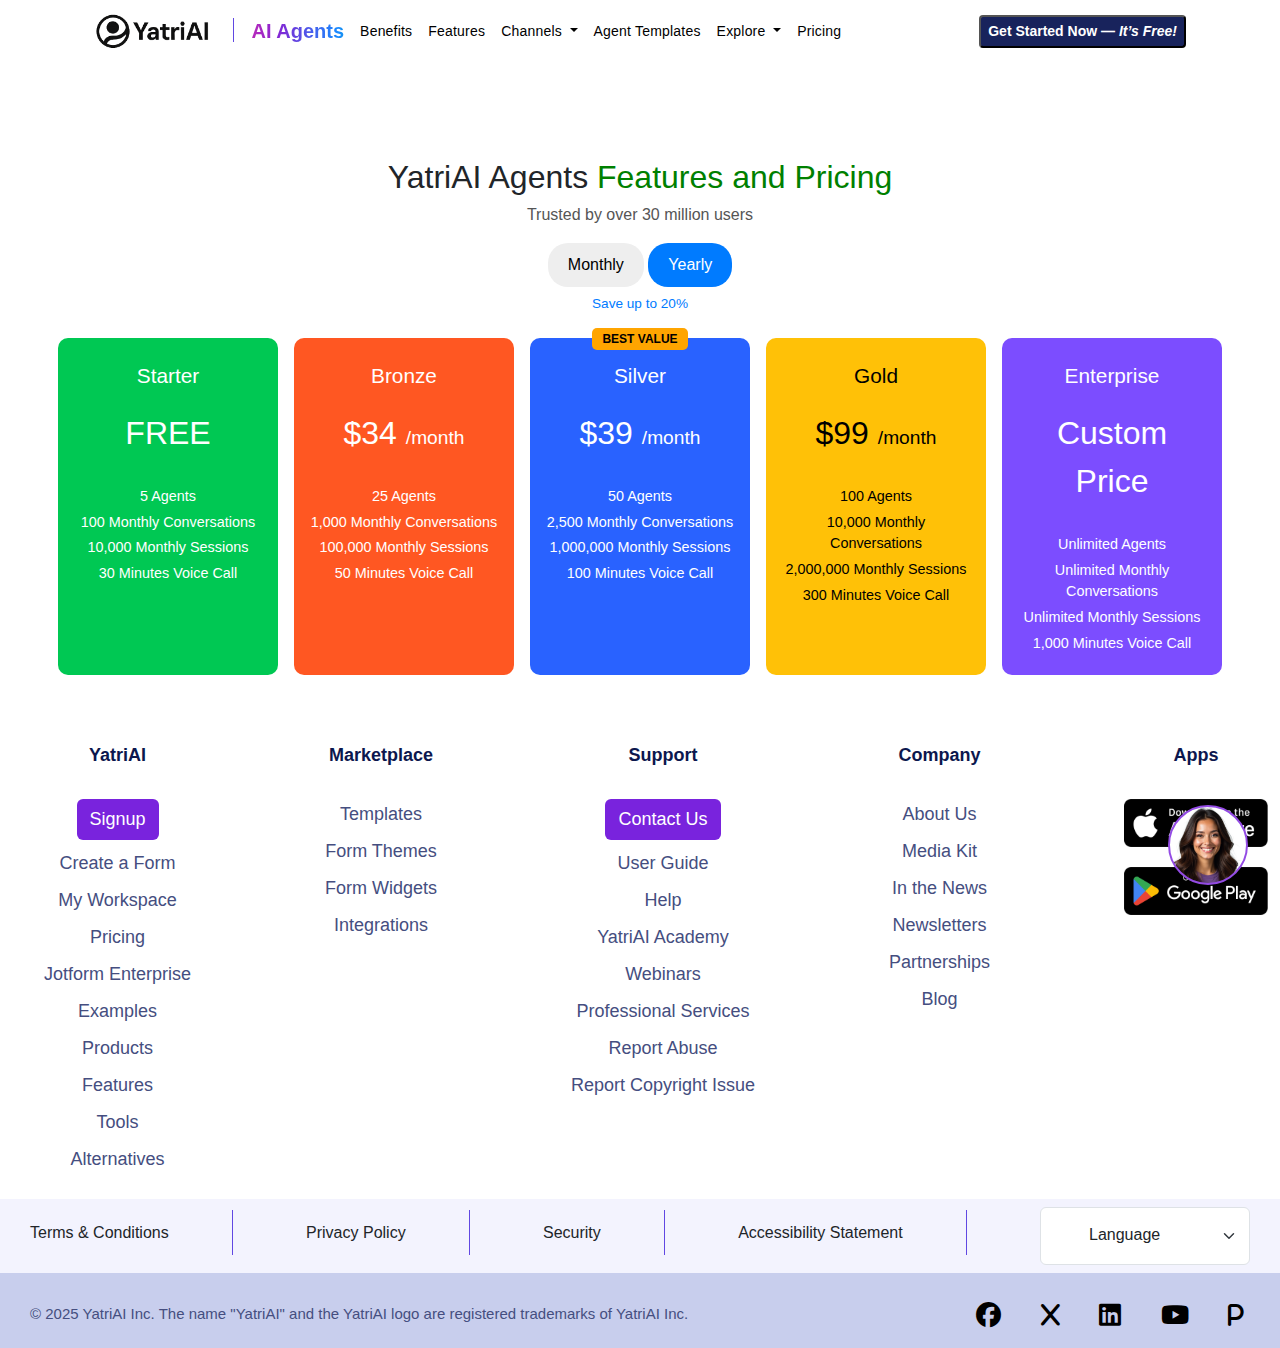
<file: frontend/pricing.html>
<!DOCTYPE html>
<html lang="en">

<head>
  <meta charset="UTF-8">
  <meta name="viewport" content="width=device-width, initial-scale=1">
  <title>YatriAI Agents Pricing</title>
  <link href="https://cdn.jsdelivr.net/npm/bootstrap@5.3.5/dist/css/bootstrap.min.css" rel="stylesheet">
  <link rel="stylesheet" href="https://cdnjs.cloudflare.com/ajax/libs/font-awesome/6.7.2/css/all.min.css">
  <link rel="stylesheet" href="style.css">
  <link rel="stylesheet" href="media.css">
  <style>
    body {
      font-family: Arial, sans-serif;
      background: #fff;
      margin: 0;
      padding: 0;
      text-align: center;
    }

    h1 {
      font-size: 2em;
      margin: 3em 0 0.2em;
    }

    .subtitle {
      color: #555;
      margin-bottom: 1em;
    }

    .billing-toggle {
      margin-bottom: 1.5em;
    }

    .plans {
      display: flex;
      flex-wrap: wrap;
      justify-content: center;
      gap: 1rem;
      padding: 0 1rem;
    }

    .plan {
      background: #20263a;
      color: #fff;
      border-radius: 10px;
      width: 220px;
      padding: 1rem;
      display: flex;
      flex-direction: column;
      align-items: center;
    }

    .plan.starter {
      background: #00c853;
    }

    .plan.bronze {
      background: #ff5722;
    }

    .plan.silver {
      background: #2962ff;
      position: relative;
    }

    .plan.gold {
      background: #ffc107;
      color: #000;
    }

    .plan.enterprise {
      background: #7c4dff;
    }

    .plan h2 {
      margin: 0.5em 0;
      font-size: 1.3em;
    }

    .price {
      font-size: 2em;
      margin: 0.3em 0;
    }

    .price .small {
      font-size: 0.6em;
    }

    .features {
      list-style: none;
      padding: 0;
      margin: 1em 0 0;
      font-size: 0.9em;
    }

    .features li {
      margin: 0.3em 0;
    }

    .best-value {
      position: absolute;
      top: -10px;
      background: orange;
      color: black;
      font-weight: bold;
      padding: 2px 10px;
      border-radius: 5px;
      font-size: 0.75em;
    }

    @media (max-width: 768px) {
      .plans {
        flex-direction: column;
        align-items: center;
      }
    }
  </style>
</head>

<body>
  <section>
     <!-- navbar -->
     <div class="container">
      <nav class="navbar navbar-expand-lg .bg-white">
          <div class="container-fluid">
              <a class="navbar-brand" href="/frontend/index.html"><img src="/Images/Logo-removebg-preview.png"
                      height="35"></a>
              <button class="navbar-toggler" type="button" data-bs-toggle="collapse"
                  data-bs-target="#navbarSupportedContent" aria-controls="navbarSupportedContent"
                  aria-expanded="false" aria-label="Toggle navigation">
                  <span class="navbar-toggler-icon"></span>
              </button>
              <div class="collapse navbar-collapse" id="navbarSupportedContent">
                  <ul class="navbar-nav me-auto mb-2 mb-lg-0">
                      <div class="line"></div>
                      <li class="nav-item ai_Agent">
                          <a class="nav-link active" aria-current="page" href="#">AI Agents</a>
                      </li>
                      <li class="nav-item nav_menu Benefits boderBottom">
                          <a class="nav-link" href="#">Benefits</a>
                      </li>
                      <li class="nav-item nav_menu boderBottom">
                          <a class="nav-link" href="#">
                              Features</a>
                      </li>
                      <li class="nav-item dropdown nav_menu">
                          <a class="nav-link dropdown-toggle" href="#" role="button" data-bs-toggle="dropdown"
                              aria-expanded="false">

                              Channels
                          </a>
                          <ul class="dropdown-menu">
                              <li class="boderBottom"><a class="dropdown-item"
                                      href="/frontend/standalone.html" target="_blank">Standalone Agent</a>
                              </li>
                              <li class="boderBottom"><a class="dropdown-item" href="/frontend/Chatbot.html"
                                      target="_blank">Chatbot Agent</a></li>
                              <li class="boderBottom"><a class="dropdown-item" href="/frontend/Phone.html"
                                      target="_blank">Phone Agent</a></li>
                              <li class="boderBottom"><a class="dropdown-item" href="/frontend/Voice.html"
                                      target="_blank">Voice Agent</a></li>
                              <li class="boderBottom"><a class="dropdown-item" href="/frontend/WhatsApp.html"
                                      target="_blank">WhatsApp Agent</a>
                              </li>
                              <li class="boderBottom"><a class="dropdown-item" href="/frontend/Messenger.html"
                                      target="_blank">Messenger Agent</a>
                              </li>
                              <li class="boderBottom"><a class="dropdown-item" href="/frontend/SMS.html"
                                      target="_blank">SMS Agent</a></li>
                              <li class="boderBottom"><a class="dropdown-item" href="/frontend/AgentApp.html"
                                      target="_blank">Agent App</a></li>
                              <li class="boderBottom"><a class="dropdown-item" href="/frontend/Kiosk.html"
                                      target="_blank">Kiosk Agent</a></li>
                          </ul>
                      </li>
                      <li class="nav-item nav_menu boderBottom">
                          <a class="nav-link" href="#">Agent Templates</a>
                      </li>
                      <li class="nav-item dropdown nav_menu">
                          <a class="nav-link dropdown-toggle" href="#" role="button" data-bs-toggle="dropdown"
                              aria-expanded="false">

                              Explore
                          </a>
                          <ul class="dropdown-menu">
                              <li class="boderBottom"><a class="dropdown-item" href="#">Live Launch Event</a>
                              </li>
                              <li class="boderBottom"><a class="dropdown-item" href="#">Use Cases</a></li>
                              <li class="boderBottom"><a class="dropdown-item" href="#">Blog</a></li>
                              <li class="boderBottom"><a class="dropdown-item" href="#">Help Guide</a></li>
                              <li class="boderBottom"><a class="dropdown-item" href="#">Security</a></li>
                              <li class="boderBottom"><a class="dropdown-item" href="#">Messenger Agent</a>
                              </li>
                              <li class="boderBottom"><a class="dropdown-item" href="#">E-Book</a></li>
                          </ul>
                      </li>
                      <li class="nav-item nav_menu boderBottom">
                          <a class="nav-link" href="#">Pricing</a>
                      </li>
                  </ul>
                  <a href="/frontend/getBtn.html" target="__blank">
                      <button type="button" class="get_startedBtn">Get Started Now — <span
                              style="font-style: italic;">It’s Free!</span></button>
                  </a>
              </div>
          </div>
      </nav>
  </div>
  <!-- navbar -->
  </section>
  <h1>YatriAI Agents <span style="color: green;">Features and Pricing</span></h1>
  <div class="subtitle">Trusted by over 30 million users</div>

  <div class="billing-toggle">
    <button style="padding: 10px 20px; background: #eee; border: none; border-radius: 20px;">Monthly</button>
    <button
      style="padding: 10px 20px; background: #007bff; color: #fff; border: none; border-radius: 20px;">Yearly</button>
    <div style="margin-top: 0.5em; font-size: 0.85em; color: #007bff;">Save up to 20%</div>
  </div>

  <div class="plans">
    <!-- Starter Plan -->
    <div class="plan starter">
      <h2>Starter</h2>
      <div class="price">FREE</div>
      <ul class="features">
        <li>5 Agents</li>
        <li>100 Monthly Conversations</li>
        <li>10,000 Monthly Sessions</li>
        <li>30 Minutes Voice Call</li>
      </ul>
    </div>

    <!-- Bronze Plan -->
    <div class="plan bronze">
      <h2>Bronze</h2>
      <div class="price">$34 <span class="small">/month</span></div>
      <ul class="features">
        <li>25 Agents</li>
        <li>1,000 Monthly Conversations</li>
        <li>100,000 Monthly Sessions</li>
        <li>50 Minutes Voice Call</li>
      </ul>
    </div>

    <!-- Silver Plan -->
    <div class="plan silver">
      <div class="best-value">BEST VALUE</div>
      <h2>Silver</h2>
      <div class="price">$39 <span class="small">/month</span></div>
      <ul class="features">
        <li>50 Agents</li>
        <li>2,500 Monthly Conversations</li>
        <li>1,000,000 Monthly Sessions</li>
        <li>100 Minutes Voice Call</li>
      </ul>
    </div>

    <!-- Gold Plan -->
    <div class="plan gold">
      <h2>Gold</h2>
      <div class="price">$99 <span class="small">/month</span></div>
      <ul class="features">
        <li>100 Agents</li>
        <li>10,000 Monthly Conversations</li>
        <li>2,000,000 Monthly Sessions</li>
        <li>300 Minutes Voice Call</li>
      </ul>
    </div>

    <!-- Enterprise Plan -->
    <div class="plan enterprise">
      <h2>Enterprise</h2>
      <div class="price">Custom Price</div>
      <ul class="features">
        <li>Unlimited Agents</li>
        <li>Unlimited Monthly Conversations</li>
        <li>Unlimited Monthly Sessions</li>
        <li>1,000 Minutes Voice Call</li>
      </ul>
    </div>
  </div>






  <footer>
    <div class="container-fluid">
      <div class="footerList">
        <ul class="footerList1">
          <h5>YatriAI</h5>
          <!--offcanvas sign UP pase-->
          <div id="offcanvas">
            <button class="btn" type="button" data-bs-toggle="offcanvas" data-bs-target="#staticBackdrop"
              aria-controls="staticBackdrop"
              style="background-color: rgba(121, 35, 221, var(--bg-opacity, 1)); color: white; font-size: 18px;">
              Signup
            </button>

            <div class="offcanvas offcanvas-start" data-bs-backdrop="static" tabindex="-1" id="staticBackdrop"
              aria-labelledby="staticBackdropLabel" style="background-color: #f7f2f4 !important;">
              <div class="offcanvas-header">
                <h5 class="offcanvas-title" id="staticBackdropLabel">Sign Up Now</h5>
                <button type="button" class="btn-close" data-bs-dismiss="offcanvas" aria-label="Close"></button>
              </div>
              <div class="offcanvas-body">
                <div>
                  <p style="color: black; font-weight: 500;">Collect information, payments, and
                    signatures
                    with custom online forms.</p>
                  <div class="form-floating mb-3">
                    <input type="name" class="form-control" id="floatingInput" placeholder="Name">
                    <label for="floatingInput">Name</label>
                  </div>
                  <div class="form-floating mb-3">
                    <input type="email" class="form-control" id="floatingInput" placeholder="name@example.com">
                    <label for="floatingInput">Email address</label>
                  </div>
                  <div class="form-floating">
                    <input type="password" class="form-control" id="floatingPassword" placeholder="Password">
                    <label for="floatingPassword">Password</label>
                  </div>
                </div>
                <div class="col-12 mt-5">
                  <div class="form-check">
                    <input class="form-check-input" type="checkbox" id="gridCheck">
                    <label class="form-check-label" for="gridCheck">
                      I agree to the <span style="color: blue;">Terms of Service</span>, <span
                        style="color: blue;">Privacy Policy</span> and
                      <span style="color: blue;">Cookie Policy</span>
                    </label>
                  </div>
                </div>
                <button class="btn mt-5 pe-5 ps-5" type="button" style="background-color: #78bb07;
                            color: #fff;
                            font-size: 18px;
                            font-weight: 500;">Sign up</button>
                <p class="login mt-3">Already have an account?<a href="/frontend/long.html"
                    style="text-decoration: none;" target="__blank"><span>Login</span></a></p>
              </div>
            </div>
          </div>
          <!--offcanvas end-->
          <li>Create a Form</li>
          <li>My Workspace</li>
          <li>Pricing</li>
          <li>Jotform Enterprise</li>
          <li>Examples</li>
          <li>Products</li>
          <li>Features</li>
          <li>Tools</li>
          <li>Alternatives</li>
        </ul>
        <ul class="footerList2">
          <h5>Marketplace</h5>
          <li>Templates</li>
          <li>Form Themes</li>
          <li>Form Widgets</li>
          <li>Integrations</li>
        </ul>
        <ul class="footerList3">
          <h5>Support</h5>
          <!-- <li class="modal-dialog modal-dialog-scrollable">Contact Us</li> -->
          <!---->
          <!-- Button trigger modal -->
          <button type="button" class="btn" data-bs-toggle="modal" data-bs-target="#exampleModal"
            style="background-color: rgba(121, 35, 221, var(--bg-opacity, 1)); color: white; font-size: 18px;">
            Contact Us
          </button>

          <!-- Modal -->
          <div class="modal fade" id="exampleModal" tabindex="-1" aria-labelledby="exampleModalLabel"
            aria-hidden="true">
            <div class="modal-dialog">
              <div class="modal-content">
                <div class="modal-header">
                  <h1 class="modal-title fs-5" id="exampleModalLabel" style="color: #0c174e;
                                font-size: 18px;
                                font-weight: 700;">How can we help ?</h1>
                  <button type="button" class="btn-close" data-bs-dismiss="modal" aria-label="Close"></button>
                </div>
                <div class="modal-body">
                  <p>Contact YatriAI Support Our customer support team is available 24/7</p>
                  <!---->
                  <div class="form-floating mb-3">
                    <input type="name" class="form-control" id="floatingInput" placeholder="name@example.com">
                    <label for="floatingInput">Name</label>
                  </div>
                  <div class="form-floating">
                    <input type="email" class="form-control" id="floatingemail" placeholder="Email">
                    <label for="floatingemail">Email</label>
                  </div>
                  <div class="form-floating mt-3">
                    <input type="message" class="form-control" id="floatingmessage"
                      placeholder="e.g,.. How can i create a successful survay form">
                    <label for="floatingemail">e.g,.. How can i create a successful survay
                      form</label>
                  </div>
                  <div class="form-floating mt-3">
                    <textarea class="form-control" placeholder="Leave a comment here" id="floatingTextarea"></textarea>
                    <label for="floatingTextarea">Comments</label>
                  </div>
                  <div class="input-group mt-3">
                    <input type="file" class="form-control" id="inputGroupFile02"
                      placeholder="e.g,.. How can i create a successful survay form">

                  </div>
                  <p style="font-size: 10px; margin-top: 7px;">THE INFORMATION YOU SUBMIT THROUGH THIS
                    FORM WILL BE POSTED TO OUR PUBLIC JOTFORM ANSWERS PAGE, SO THAT OTHER USERS CAN
                    BENEFIT. IF YOU DON’T WANT YOUR TICKET TO BE PUBLIC, PLEASE CHECK THE MAKE
                    PRIVATE BOX BELOW. FOR PUBLIC TICKETS, BE SURE TO REMOVE ANY PERSONAL
                    INFORMATION YOU DON'T WANT MADE PUBLIC.</p>
                  <div class="form-check">
                    <input class="form-check-input" type="checkbox" value="" id="checkIndeterminate">
                    <label class="form-check-label" for="checkIndeterminate">
                      Make private
                    </label>
                  </div>
                  <!---->
                </div>
                <div class="modal-footer">
                  <button type="button" class="btn btn-secondary" data-bs-dismiss="modal">Close</button>
                  <button type="button" class="btn" style="background-color: #78bb07;
                                color: #fff;
                                font-size: 18px;
                                font-weight: 500;">Post Question</button>
                </div>
              </div>
            </div>
          </div>
          <!---->
          <li>User Guide</li>
          <li>Help</li>
          <li>YatriAI Academy</li>
          <li>Webinars</li>
          <li>Professional Services</li>
          <li>Report Abuse</li>
          <li>Report Copyright Issue</li>
        </ul>
        <ul class="footerList4">
          <h5>Company</h5>
          <li>About Us</li>
          <li>Media Kit</li>
          <li>In the News</li>
          <li>Newsletters</li>
          <li>Partnerships</li>
          <li>Blog</li>
        </ul>
        <ul class="footerList5">
          <h5>Apps</h5>
          <div><img src="/Images/app-store.png" alt="" style="height: 3rem;">
          </div>
          <div><img src="/Images/google-play.png" alt="" style="height: 3rem; margin-top: 20px;">
          </div>
        </ul>
      </div>
    </div>
    <!----->
    <div class="footerHero">
      <div class="footerHroLeft">
        <p>Terms & Conditions</p>
        <div class="line2"></div>
        <p>Privacy Policy</p>
        <div class="line2"></div>
        <p>Security</p>
        <div class="line2"></div>
        <p>Accessibility Statement</p>
        <div class="line2"></div>
        <div class="form-floating">
          <select class="form-select ps-5 pe-5 pt-2" id="floatingSelect" aria-label="Floating label select example">
            <option selected class="">Language</option>
            <option value="1">English</option>
            <option value="2">Español</option>
            <option value="3">Italiano</option>
            <option value="4">Português</option>
            <option value="5">Deutsch </option>
            <option value="6">Türkçe </option>
            <option value="7">Nederlands </option>
            <option value="8">Suomi></option>
            <option value="9">Polski </option>
            <option value="10">Русский - Beta </option>
            <option value="11">日本語 </option>
            <option value="12">български </option>
            <option value="13">Српски </option>
            <option value="14">ქართველი </option>
            <option value="15">Indonesia </option>
            <option value="16">العربية </option>
            <option value="17">한국어 </option>
            <option value="18">繁體中文 - Beta</option>
            <option value="19">Afrikaans Beta</option>
            <option value="20">Hebrew - Beta</option>
          </select>
        </div>
      </div>
      <div class="footerHroRight">
        <p>© 2025 YatriAI Inc. The name "YatriAI" and the YatriAI logo are registered trademarks of YatriAI
          Inc.</p>
        <div class="icon">
          <!-- /*ai button*/ -->

          <!-- <div class="AI" data-bs-container="body" data-bs-toggle="popover" data-bs-placement="top"
                    data-bs-content="Hi! How can I assist you?"></div> -->
          <!--demo ai-->
          <!-- AI Trigger Button -->
          <div class="AI"></div>

          <!-- Chat Widget -->
          <div class="chat-widget">
            <div class="chat-header">
              <div class="info">
                <img src="/Images/aiIMG.png" alt="AI Agent">
                <div>
                  <div class="name">Sarah <span class="badge">AI</span></div>
                  <div style="font-size: 12px; color: #333;">YatriAI Agent Specialist</div>
                </div>
              </div>
              <button class="close-btn" onclick="document.querySelector('.chat-widget').style.display='none'">✕</button>
            </div>

            <div class="chat-body">
              <p>Hello! I'm <strong>Sarah</strong>, an <strong>AI Agent</strong> here to help you. How
                can I assist you today?</p>
            </div>

            <div class="chat-footer">
              <input type="text" placeholder="Type here" />
              <button>⏎</button>
            </div>

            <div class="chat-tabs">
              <div>💬<br>Chat</div>
              <div>🎙️<br>Voice</div>
              <div>🕒<br>History</div>
            </div>

            <div class="chat-powered">
              By chatting, you agree to <a href="#">AI Terms of Use</a>.<br>
              Powered by <a href="#">YatriAI</a>
            </div>
          </div>
          <!-- /*End ai button*/ -->
          <i class="fa-brands fa-facebook" style="color: black;"></i>
          <i class="fa-solid fa-x" style="color: black;"></i>
          <i class="fa-brands fa-linkedin" style="color: black;"></i>
          <i class="fa-brands fa-youtube" style="color: black;"></i>
          <i class="fa-solid fa-p" style="color: black;"></i>
        </div>
      </div>
    </div>
  </footer>











  <!--Java script link-->

  <!-- Script to handle chat toggle -->
  <script>
    document.addEventListener('DOMContentLoaded', function () {
      const trigger = document.querySelector('.AI');
      const chat = document.querySelector('.chat-widget');
      const popover = new bootstrap.Popover(trigger);

      trigger.addEventListener('click', () => {
        popover.show();
        chat.style.display = (chat.style.display === 'flex') ? 'none' : 'flex';
      });
    });
  </script>

  <!--Bootstrap srcipt link  -->
  <script src="https://cdn.jsdelivr.net/npm/bootstrap@5.3.5/dist/js/bootstrap.bundle.min.js"></script>

</body>

</html>
</file>
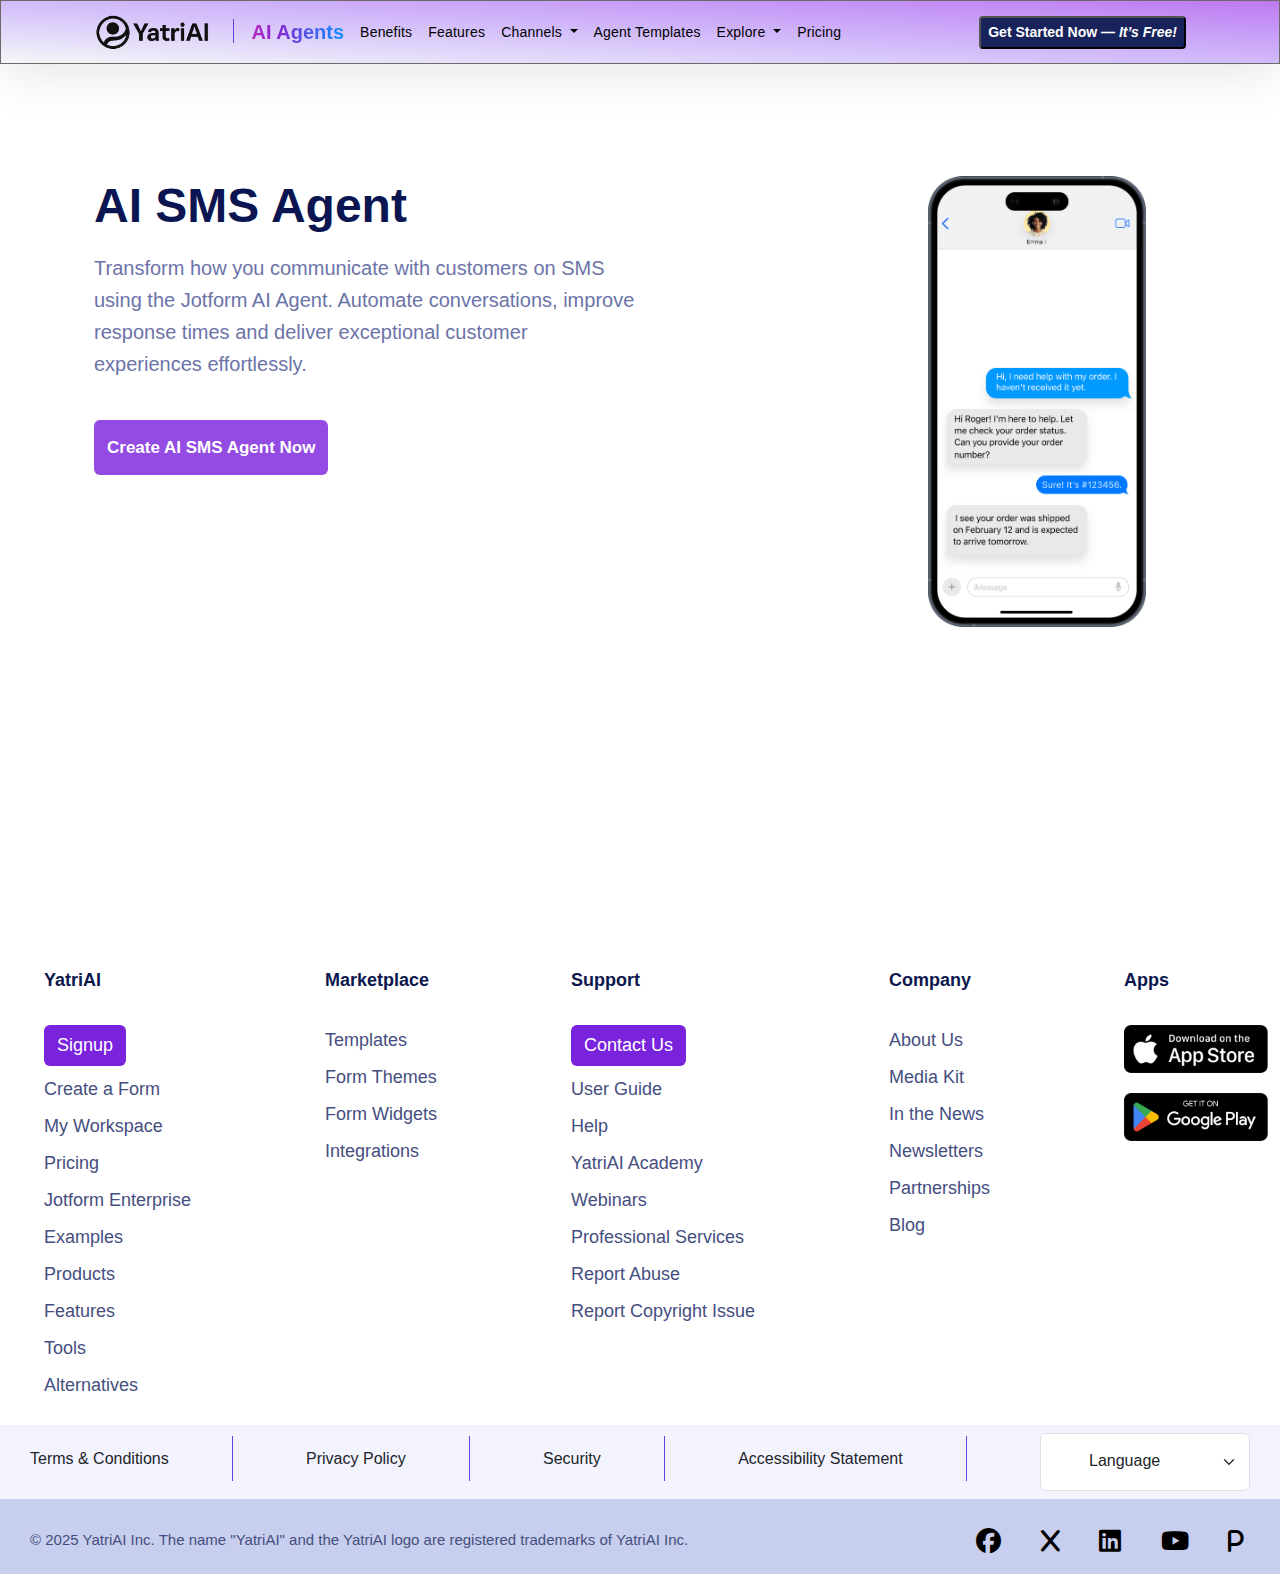
<file: frontend/SMS.html>
<!doctype html>
<html lang="en">

<head>
    <meta charset="utf-8">
    <meta name="viewport" content="width=device-width, initial-scale=1">
    <title>YatriAI : Messenger Agent</title>
    <link href="https://cdn.jsdelivr.net/npm/bootstrap@5.3.5/dist/css/bootstrap.min.css" rel="stylesheet">
    <link rel="stylesheet" href="https://cdnjs.cloudflare.com/ajax/libs/font-awesome/6.7.2/css/all.min.css">
    <link rel="stylesheet" href="style.css">
    <link rel="stylesheet" href="media.css">
    <style>
    </style>
</head>

<body>
    <div style="min-height: 100vh;">
        <!-- section 1 -->
        <section class="sec1">
            <!-- navbar -->
            <div class="container">
                <nav class="navbar navbar-expand-lg .bg-white navFixed">
                    <div class="container-fluid">
                        <a class="navbar-brand" href="/frontend/index.html"><img src="/Images/Logo-removebg-preview.png" height="35"></a>
                        <button class="navbar-toggler" type="button" data-bs-toggle="collapse"
                            data-bs-target="#navbarSupportedContent" aria-controls="navbarSupportedContent"
                            aria-expanded="false" aria-label="Toggle navigation">
                            <span class="navbar-toggler-icon"></span>
                        </button>
                        <div class="collapse navbar-collapse" id="navbarSupportedContent">
                            <ul class="navbar-nav me-auto mb-2 mb-lg-0">
                                <div class="line"></div>
                                <li class="nav-item ai_Agent">
                                    <a class="nav-link active" aria-current="page" href="#">AI Agents</a>
                                </li>
                                <li class="nav-item nav_menu Benefits boderBottom">
                                    <a class="nav-link" href="#">Benefits</a>
                                </li>
                                <li class="nav-item nav_menu boderBottom">
                                    <a class="nav-link" href="#">
                                        Features</a>
                                </li>
                                <li class="nav-item dropdown nav_menu">
                                    <a class="nav-link dropdown-toggle" href="#" role="button" data-bs-toggle="dropdown"
                                        aria-expanded="false">

                                        Channels
                                    </a>
                                    <ul class="dropdown-menu">
                                        <li class="boderBottom"><a class="dropdown-item" href="#">Standalone Agent</a>
                                        </li>
                                        <li class="boderBottom"><a class="dropdown-item" href="#">Chatbot Agent</a></li>
                                        <li class="boderBottom"><a class="dropdown-item" href="#">Phone Agent</a></li>
                                        <li class="boderBottom"><a class="dropdown-item" href="#">Voice Agent</a></li>
                                        <li class="boderBottom"><a class="dropdown-item" href="#">WhatsApp Agent</a>
                                        </li>
                                        <li class="boderBottom"><a class="dropdown-item" href="#">Messenger Agent</a>
                                        </li>
                                        <li class="boderBottom"><a class="dropdown-item" href="#">SMS Agent</a></li>
                                        <li class="boderBottom"><a class="dropdown-item" href="#">Agent App</a></li>
                                        <li class="boderBottom"><a class="dropdown-item" href="#">Kiosk Agent</a></li>
                                    </ul>
                                </li>
                                <li class="nav-item nav_menu boderBottom">
                                    <a class="nav-link" href="#">Agent Templates</a>
                                </li>
                                <li class="nav-item dropdown nav_menu">
                                    <a class="nav-link dropdown-toggle" href="#" role="button" data-bs-toggle="dropdown"
                                        aria-expanded="false">

                                        Explore
                                    </a>
                                    <ul class="dropdown-menu">
                                        <li class="boderBottom"><a class="dropdown-item" href="/frontend/standalone.html" target="_blank">Standalone Agent</a>
                                        </li>
                                        <li class="boderBottom"><a class="dropdown-item" href="/frontend/Chatbot.html" target="_blank">Chatbot Agent</a></li>
                                        <li class="boderBottom"><a class="dropdown-item" href="/frontend/Phone.html" target="_blank">Phone Agent</a></li>
                                        <li class="boderBottom"><a class="dropdown-item" href="/frontend/Voice.html" target="_blank">Voice Agent</a></li>
                                        <li class="boderBottom"><a class="dropdown-item" href="/frontend/WhatsApp.html" target="_blank">WhatsApp Agent</a>
                                        </li>
                                        <li class="boderBottom"><a class="dropdown-item" href="/frontend/Messenger.html" target="_blank">Messenger Agent</a>
                                        </li>
                                        <li class="boderBottom"><a class="dropdown-item" href="/frontend/SMS.html" target="_blank">SMS Agent</a></li>
                                        <li class="boderBottom"><a class="dropdown-item" href="/frontend/AgentApp.html" target="_blank">Agent App</a></li>
                                        <li class="boderBottom"><a class="dropdown-item" href="/frontend/Kiosk.html" target="_blank">Kiosk Agent</a></li>
                                    </ul>
                                </li>
                                <li class="nav-item nav_menu boderBottom">
                                    <a class="nav-link" href="#">Pricing</a>
                                </li>
                            </ul>
                            <a href="/frontend/getBtn.html" target="__blank">
                                <button type="button" class="get_startedBtn">Get Started Now — <span
                                        style="font-style: italic;">It’s Free!</span></button>
                            </a>
                        </div>
                    </div>
                </nav>
            </div>
            <!-- navbar -->
        </section>
        <!-- /* SMS Agent */ -->
        <section>
            <div class="container">
                <div class="container-fluid">
                    <div class="standaloneAgent gap-5">
                        <div class="col-6 left">
                            <h1>AI SMS Agent</h1>
                            <p class="mt-3">Transform how you communicate with customers on SMS using the Jotform AI Agent. Automate conversations, improve response times and deliver exceptional customer experiences effortlessly.</p>
                            <button class="btn mt-4" type="button"
                                style="height: 55px;background-color: #934be4; color: white; font-size: 17px; font-weight: 600;">Create AI SMS Agent Now</button>
                        </div>
                        <div class="col-6 right">
                            <img src="/Images/sms.png"
                                alt="sa" width="40%" style="margin-left: 15rem;">
                        </div>
                    </div>
                </div>
            </div>
        </section>
    </div>
    <footer>
        <div class="container-fluid">
            <div class="footerList">
                <ul class="footerList1">
                    <h5>YatriAI</h5>
                    <!--offcanvas sign UP pase-->
                    <div id="offcanvas">
                        <button class="btn" type="button" data-bs-toggle="offcanvas" data-bs-target="#staticBackdrop"
                            aria-controls="staticBackdrop"
                            style="background-color: rgba(121, 35, 221, var(--bg-opacity, 1)); color: white; font-size: 18px;">
                            Signup
                        </button>

                        <div class="offcanvas offcanvas-start" data-bs-backdrop="static" tabindex="-1"
                            id="staticBackdrop" aria-labelledby="staticBackdropLabel"
                            style="background-color: #f7f2f4 !important;">
                            <div class="offcanvas-header">
                                <h5 class="offcanvas-title" id="staticBackdropLabel">Sign Up Now</h5>
                                <button type="button" class="btn-close" data-bs-dismiss="offcanvas"
                                    aria-label="Close"></button>
                            </div>
                            <div class="offcanvas-body">
                                <div>
                                    <p style="color: black; font-weight: 500;">Collect information, payments, and
                                        signatures
                                        with custom online forms.</p>
                                    <div class="form-floating mb-3">
                                        <input type="name" class="form-control" id="floatingInput" placeholder="Name">
                                        <label for="floatingInput">Name</label>
                                    </div>
                                    <div class="form-floating mb-3">
                                        <input type="email" class="form-control" id="floatingInput"
                                            placeholder="name@example.com">
                                        <label for="floatingInput">Email address</label>
                                    </div>
                                    <div class="form-floating">
                                        <input type="password" class="form-control" id="floatingPassword"
                                            placeholder="Password">
                                        <label for="floatingPassword">Password</label>
                                    </div>
                                </div>
                                <div class="col-12 mt-5">
                                    <div class="form-check">
                                        <input class="form-check-input" type="checkbox" id="gridCheck">
                                        <label class="form-check-label" for="gridCheck">
                                            I agree to the <span style="color: blue;">Terms of Service</span>, <span
                                                style="color: blue;">Privacy Policy</span> and
                                            <span style="color: blue;">Cookie Policy</span>
                                        </label>
                                    </div>
                                </div>
                                <button class="btn mt-5 pe-5 ps-5" type="button" style="background-color: #78bb07;
                                    color: #fff;
                                    font-size: 18px;
                                    font-weight: 500;">Sign up</button>
                                <p class="login mt-3">Already have an account?<a href="/frontend/long.html"
                                        style="text-decoration: none;" target="__blank"><span>Login</span></a></p>
                            </div>
                        </div>
                    </div>
                    <!--offcanvas end-->
                    <li>Create a Form</li>
                    <li>My Workspace</li>
                    <li>Pricing</li>
                    <li>Jotform Enterprise</li>
                    <li>Examples</li>
                    <li>Products</li>
                    <li>Features</li>
                    <li>Tools</li>
                    <li>Alternatives</li>
                </ul>
                <ul class="footerList2">
                    <h5>Marketplace</h5>
                    <li>Templates</li>
                    <li>Form Themes</li>
                    <li>Form Widgets</li>
                    <li>Integrations</li>
                </ul>
                <ul class="footerList3">
                    <h5>Support</h5>
                    <!-- <li class="modal-dialog modal-dialog-scrollable">Contact Us</li> -->
                    <!---->
                    <!-- Button trigger modal -->
                    <button type="button" class="btn" data-bs-toggle="modal" data-bs-target="#exampleModal"
                        style="background-color: rgba(121, 35, 221, var(--bg-opacity, 1)); color: white; font-size: 18px;">
                        Contact Us
                    </button>

                    <!-- Modal -->
                    <div class="modal fade" id="exampleModal" tabindex="-1" aria-labelledby="exampleModalLabel"
                        aria-hidden="true">
                        <div class="modal-dialog">
                            <div class="modal-content">
                                <div class="modal-header">
                                    <h1 class="modal-title fs-5" id="exampleModalLabel" style="color: #0c174e;
                                        font-size: 18px;
                                        font-weight: 700;">How can we help ?</h1>
                                    <button type="button" class="btn-close" data-bs-dismiss="modal"
                                        aria-label="Close"></button>
                                </div>
                                <div class="modal-body">
                                    <p>Contact YatriAI Support Our customer support team is available 24/7</p>
                                    <!---->
                                    <div class="form-floating mb-3">
                                        <input type="name" class="form-control" id="floatingInput"
                                            placeholder="name@example.com">
                                        <label for="floatingInput">Name</label>
                                    </div>
                                    <div class="form-floating">
                                        <input type="email" class="form-control" id="floatingemail" placeholder="Email">
                                        <label for="floatingemail">Email</label>
                                    </div>
                                    <div class="form-floating mt-3">
                                        <input type="message" class="form-control" id="floatingmessage"
                                            placeholder="e.g,.. How can i create a successful survay form">
                                        <label for="floatingemail">e.g,.. How can i create a successful survay
                                            form</label>
                                    </div>
                                    <div class="form-floating mt-3">
                                        <textarea class="form-control" placeholder="Leave a comment here"
                                            id="floatingTextarea"></textarea>
                                        <label for="floatingTextarea">Comments</label>
                                    </div>
                                    <div class="input-group mt-3">
                                        <input type="file" class="form-control" id="inputGroupFile02"
                                            placeholder="e.g,.. How can i create a successful survay form">

                                    </div>
                                    <p style="font-size: 10px; margin-top: 7px;">THE INFORMATION YOU SUBMIT THROUGH
                                        THIS
                                        FORM WILL BE POSTED TO OUR PUBLIC JOTFORM ANSWERS PAGE, SO THAT OTHER USERS
                                        CAN
                                        BENEFIT. IF YOU DON’T WANT YOUR TICKET TO BE PUBLIC, PLEASE CHECK THE MAKE
                                        PRIVATE BOX BELOW. FOR PUBLIC TICKETS, BE SURE TO REMOVE ANY PERSONAL
                                        INFORMATION YOU DON'T WANT MADE PUBLIC.</p>
                                    <div class="form-check">
                                        <input class="form-check-input" type="checkbox" value=""
                                            id="checkIndeterminate">
                                        <label class="form-check-label" for="checkIndeterminate">
                                            Make private
                                        </label>
                                    </div>
                                    <!---->
                                </div>
                                <div class="modal-footer">
                                    <button type="button" class="btn btn-secondary"
                                        data-bs-dismiss="modal">Close</button>
                                    <button type="button" class="btn" style="background-color: #78bb07;
                                        color: #fff;
                                        font-size: 18px;
                                        font-weight: 500;">Post Question</button>
                                </div>
                            </div>
                        </div>
                    </div>
                    <!---->
                    <li>User Guide</li>
                    <li>Help</li>
                    <li>YatriAI Academy</li>
                    <li>Webinars</li>
                    <li>Professional Services</li>
                    <li>Report Abuse</li>
                    <li>Report Copyright Issue</li>
                </ul>
                <ul class="footerList4">
                    <h5>Company</h5>
                    <li>About Us</li>
                    <li>Media Kit</li>
                    <li>In the News</li>
                    <li>Newsletters</li>
                    <li>Partnerships</li>
                    <li>Blog</li>
                </ul>
                <ul class="footerList5">
                    <h5>Apps</h5>
                    <div><img src="/Images/app-store.png" alt="" style="height: 3rem;">
                    </div>
                    <div><img src="/Images/google-play.png" alt="" style="height: 3rem; margin-top: 20px;">
                    </div>
                </ul>
            </div>
        </div>
        <!----->
        <div class="footerHero">
            <div class="footerHroLeft">
                <p>Terms & Conditions</p>
                <div class="line2"></div>
                <p>Privacy Policy</p>
                <div class="line2"></div>
                <p>Security</p>
                <div class="line2"></div>
                <p>Accessibility Statement</p>
                <div class="line2"></div>
                <div class="form-floating">
                    <select class="form-select ps-5 pe-5 pt-2" id="floatingSelect"
                        aria-label="Floating label select example">
                        <option selected class="">Language</option>
                        <option value="1">English</option>
                        <option value="2">Español</option>
                        <option value="3">Italiano</option>
                        <option value="4">Português</option>
                        <option value="5">Deutsch </option>
                        <option value="6">Türkçe </option>
                        <option value="7">Nederlands </option>
                        <option value="8">Suomi></option>
                        <option value="9">Polski </option>
                        <option value="10">Русский - Beta </option>
                        <option value="11">日本語 </option>
                        <option value="12">български </option>
                        <option value="13">Српски </option>
                        <option value="14">ქართველი </option>
                        <option value="15">Indonesia </option>
                        <option value="16">العربية </option>
                        <option value="17">한국어 </option>
                        <option value="18">繁體中文 - Beta</option>
                        <option value="19">Afrikaans Beta</option>
                        <option value="20">Hebrew - Beta</option>
                    </select>
                </div>
            </div>
            <div class="footerHroRight">
                <p>© 2025 YatriAI Inc. The name "YatriAI" and the YatriAI logo are registered trademarks of YatriAI
                    Inc.</p>
                <div class="icon">
                    <i class="fa-brands fa-facebook" style="color: black;"></i>
                    <i class="fa-solid fa-x" style="color: black;"></i>
                    <i class="fa-brands fa-linkedin" style="color: black;"></i>
                    <i class="fa-brands fa-youtube" style="color: black;"></i>
                    <i class="fa-solid fa-p" style="color: black;"></i>
                </div>
            </div>
        </div>
        <!---->
    </footer>


    <script src="https://cdn.jsdelivr.net/npm/bootstrap@5.3.5/dist/js/bootstrap.bundle.min.js"></script>
</body>

</html>
</file>
<file: frontend/style.css>
body {
    font-family: Circular, -apple-system, BlinkMacSystemFont, "Segoe UI", roboto, oxygen-sans, ubuntu, cantarell, "Helvetica Neue", sans-serif;
}

.sec1 {
    font-family: Circular, -apple-system, BlinkMacSystemFont, "Segoe UI", roboto, oxygen-sans, ubuntu, cantarell, "Helvetica Neue", sans-serif;
    border: 1px solid rgb(106, 106, 106);
    box-shadow: rgba(0, 0, 0, 0.1) 0px 10px 50px;
    /* position: sticky;
    top: 0; */
    background-image: linear-gradient(to right top, #f6f6f6, #e2d9fa, #d2bbfa, #c69bf7, #bf78f0);
}

.ai_Agent a {
    font-size: 20px;
    font-weight: 600;
    background: linear-gradient(90deg, #e732a2 -15.32%, #8724d3 30.3%, #168aff 87.7%, #36e053 131.85%);
    -webkit-background-clip: text;
    -webkit-text-fill-color: transparent;
}

.get_startedBtn {
    color: #fff;
    background-color: #18235c !important;
    border-radius: 4px;
    padding: 4px 7px;
    cursor: pointer;
    font-size: 14px;
    white-space: nowrap;
    font-weight: 600;
}

.line {
    background: linear-gradient(90deg, #e732a2 -15.32%, #8724d3 30.3%, #168aff 87.7%, #36e053 131.85%);
    width: 1px;
    height: 24px;
    margin-left: 0px;
    margin-right: 10px;
    margin-top: 10px;
    color: black;
}

.nav_menu a {
    color: black;
    font-family: Circular, -apple-system, BlinkMacSystemFont, "Segoe UI", roboto, oxygen-sans, ubuntu, cantarell, "Helvetica Neue", sans-serif;
    font-size: 14px;
    font-weight: 500;
    letter-spacing: 0.2px;
    margin-top: 5px;
}

.Benefits {
    margin-left: 19rem;
}

/* boder bottom hover */
.boderBottom li a {
    margin-bottom: 20px;
}

.boderBottom a {
    display: inline-block;
    color: #000;
    text-decoration: none;
}

.boderBottom a::after {
    content: '';
    display: block;
    width: 0;
    height: 2px;
    background: #e732a2;
    transition: width .3s;
}

.boderBottom a:hover::after {
    width: 100%;
    transition: width .3s;
}

/* boder bottom hover */

/*section2*/
.sec2 {
    background-image: linear-gradient(to right top, #f6f6f6, #e2d9fa, #d2bbfa, #c69bf7, #bf78f0);
}

.section2 {
    display: flex;
    width: 100%;
}

.section2Left {
    margin-left: 100px;
    margin-top: 150px;
    width: 40%;
}

.section2Left h2 {
    font-size: 32px;
    font-weight: 700;
    background: linear-gradient(90deg, #e732a2 -15.32%, #8724d3 30.3%, #168aff 87.7%, #36e053 131.85%);
    -webkit-background-clip: text;
    -webkit-text-fill-color: transparent;
}

.section2Left h1 {
    font-size: 56px;
    font-weight: 700;
    color: #000;
}

.section2Left p {
    font-size: 20px;
    font-weight: 500;
    color: #000;
}

.section2Left button {
    margin-top: 20px;
    padding: 15px 30px;
    font-size: 18px;
    font-weight: 700;
    box-shadow: rgba(50, 50, 105, 0.15) 0px 2px 5px 0px, rgba(0, 0, 0, 0.05) 0px 1px 1px 0px;
}

.section3 {
    background-color: rgba(9, 17, 65, var(--bg-opacity, 1));
    padding-bottom: 4.5rem;
}

.section3Top {
    text-align: center;
}

.demo_tittle {
    color: #88e017;
    font-weight: 400;
    display: inline-block;
    transform: rotate(-15deg);
}

.section3Top h2 {
    padding-top: 50px;
}

.row_1,
.row_2,
.row_3 {
    display: flex;
    justify-content: space-evenly;

}

.box1 {
    height: 580px;
    width: 30%;
    background-color: #E732A2;
    text-align: center;
    border-radius: 15px;
    margin-top: 30px;
    box-shadow: rgba(60, 64, 67, 0.3) 0px 1px 2px 0px, rgba(60, 64, 67, 0.15) 0px 1px 3px 1px;
}

.box1,
text {
    font-size: 1.75rem;
    line-height: 2rem;
    font-weight: 600;
    color: rgba(255, 255, 255, var(--color-opacity, 1));
    padding-top: 40px !important;
}

.box1 .btn {
    margin-top: 30px;
    padding: 1.2rem 1rem;
    background-color: rgba(0, 0, 0, .45);
    color: #fff;
}

/**/
.box2 {
    height: 580px;
    width: 46.4%;
    background-color: #E732A2;
    text-align: center;
    border-radius: 15px;
    margin-top: 30px;
    box-shadow: rgba(60, 64, 67, 0.3) 0px 1px 2px 0px, rgba(60, 64, 67, 0.15) 0px 1px 3px 1px;
}

.box2,
text {
    font-size: 1.75rem;
    line-height: 2rem;
    font-weight: 600;
    color: rgba(255, 255, 255, var(--color-opacity, 1));
    padding-top: 40px !important;
}

.box2 .btn {
    margin-top: 30px;
    padding: 1.2rem 1rem;
    background-color: rgba(0, 0, 0, .45);
    color: #fff;
}

.sec4 {
    background: linear-gradient(305.16deg, #f1e5eb 13.83%, #fff 91.62%);
}

.templetSectionTop {
    text-align: center;
}

.templetSectionTop span {
    color: rgba(121, 35, 221, var(--color-opacity, 1));
    font-family: var(--ai-font);
}

.templetSectionTop h1 {
    letter-spacing: -.021em;
    font-size: 3rem;
    font-weight: 500;
    color: rgba(10, 21, 81, var(--color-opacity, 1));
    line-height: 3.25rem;
    padding-top: 65px;
}

.templetSectionTop p {
    font-size: 1.25rem;
    line-height: 1.5rem;
    color: rgba(10, 21, 81, var(--color-opacity, 1));
    margin-top: 20px;
}

.carouselcardActive {
    display: flex;
    justify-content: space-evenly;
    margin-top: 50px;
}

.carousel-control-next-icon {
    background-color: rgba(10, 21, 81, var(--bg-opacity, 1)) !important;
    border-radius: 50px;
    margin-left: 160px;
}

.carousel-control-prev-icon {
    background-color: rgba(10, 21, 81, var(--bg-opacity, 1)) !important;
    border-radius: 50px;
    margin-right: 160px;
}

.section4BTN button {
    margin-top: 70px;
    background-color: rgba(10, 21, 81, var(--bg-opacity, 1));
    color: rgba(255, 255, 255, var(--color-opacity, 1));
    padding: 1rem 3rem;
    margin-bottom: 70px;
    border-radius: 10px;
}

.section5 {
    border: 1px solid;
    background-color: rgba(10, 21, 81, var(--bg-opacity, 1));
}

.tools {
    display: flex;
}

.toolsLeft {
    margin-top: 200px;
}

.toolsLeft h1 {
    color: rgba(255, 255, 255, var(--color-opacity, 1));
    letter-spacing: -.021em;
    font-size: 3rem;
    line-height: 3.25rem;
    font-weight: 700;

}

.toolsLeft p {
    font-size: 1.5rem;
    line-height: 1.75rem;
    font-weight: 500;
    color: rgba(255, 255, 255, var(--color-opacity, 1));
    margin-top: 20px;

}

.toolsLeft button {
    padding-left: 2.5rem;
    padding-right: 2.5rem;
    font-size: 1.125rem;
    font-weight: 500;
    line-height: 1.375rem;
    border-radius: .5rem;
    transition: ease-in .3s;
    color: rgba(255, 255, 255, var(--color-opacity, 1));
    /* transition-duration: .3s; */
    background-color: rgba(121, 35, 221, var(--bg-opacity, 1));
    color: rgba(255, 255, 255, var(--color-opacity, 1));
    align-items: center;
    height: 4rem;
    border: none;
    margin-top: 100px;
}

.toolsLeft button:hover {
    background-color: rgba(0, 0, 0, .45);
}

.toolsCard {
    background-color: #000;
    color: rgba(255, 255, 255, var(--color-opacity, 1));
    background: linear-gradient(180deg, #252b50 0, rgba(82, 53, 181, .5) 100%);
    box-shadow: -37px 50px 25px rgba(53, 60, 106, .01), -21px 28px 21px rgba(53, 60, 106, .03), -9px 12px 15px rgba(53, 60, 106, .04), -2px 3px 9px rgba(53, 60, 106, .05);
    margin-top: 50px;
    margin-bottom: 50px;
    margin-left: 50px;
}

.toolsRight {
    display: flex;
}

.sec6 {
    background: linear-gradient(305.16deg, #f1e5eb 13.83%, #fff 91.62%);
    padding-bottom: 70px;
}

.mobileAPPTop {
    text-align: center;
    padding-top: 100px;
}

.mobileAPPTop h1 {
    font-size: 3rem;
    line-height: 3.25rem;
    font-weight: 700;
    color: rgba(10, 21, 81, var(--color-opacity, 1));

}

.mobileAPPTop p {
    font-size: 1.5rem;
    line-height: 2rem;
    font-weight: 500;
    color: rgba(10, 21, 81, var(--color-opacity, 1));
    margin-top: 20px;
}

.mobileAPPBottom {
    background-color: #dfb8fd;
    border-radius: 30px;
    width: 100%;
    height: 30rem;
    margin-top: 50px;
    display: flex;
}

.mobileAPPBLeft {
    text-align: center;
    align-items: center;
}

.mobileAPPBRight img {
    width: 30rem;
    height: auto;
    margin-left: 10rem;
}

.download {
    margin-top: 60px;
    margin-left: 70px;
}

.sec7 {
    background: var(--jf-header-bg-sticky) !important;

}

.realText h1 {
    text-align: center;
    margin-top: 50px;
    letter-spacing: -.021em;
    font-size: 2.25rem;
    line-height: 2.75rem;
    font-weight: 700;
    color: rgba(10, 21, 81, var(--color-opacity, 1));

}

.realText span {
    background: linear-gradient(90deg, #e732a2 -15.32%, #8724d3 30.3%, #168aff 87.7%, #36e053 131.85%);
    -webkit-background-clip: text;
    -webkit-text-fill-color: transparent;
    background-clip: text;
    text-fill-color: transparent;
    letter-spacing: -.021em;
    font-size: 2.25rem;
    line-height: 2.75rem;
}

.realCard .card {
    box-shadow: rgba(0, 0, 0, 0.25) 0px 14px 28px, rgba(0, 0, 0, 0.22) 0px 10px 10px;
}

.realCard {
    margin-top: 70px;
    margin-bottom: 70px;
}

.realCard .card h5 {
    color: rgba(9, 17, 65, var(--color-opacity, 1));
    font-size: 1.125rem;
    line-height: 1.375rem;
    font-weight: 700;
}

.realCard .card p {
    font-size: 1.125rem;
    line-height: 1.75rem;
    color: rgba(10, 21, 81, var(--color-opacity, 1));
    font-weight: 400;
}

.realCard .card img {
    border-radius: 9998px;
    width: 3.5rem;
    height: 3.5rem;
    object-fit: cover;

}

.sec8 {
    background-color: #f7f2f4;
}

.FAQText h1 {
    text-align: center;
    font-size: 3rem;
    font-weight: 700;
    line-height: 3.75rem;
    color: rgba(10, 21, 81, var(--color-opacity, 1));
    padding-top: 70px;
}

.FAQAccordion {
    margin-top: 50px;
    padding-bottom: 5rem;
}

.accordion-body,
.accordion-button {
    background-color: #f7f2f4 !important;
}

.accordion-flush {
    margin: 0 10rem !important;
}

.footerList {
    display: flex;
    justify-content: space-between;
    padding-top: 70px;
}

.footerList ul {
    list-style: none;
}

.footerList h5 {
    padding-bottom: 25px;
    color: #0c174e;
    font-size: 18px;
    font-weight: 700;
}

.footerList ul li {
    margin: 10px 0;
    color: #454E80;
    font-size: 18px;
    cursor: pointer;
    font-weight: 400;
    text-decoration: none;

}

.footerHroLeft {
    display: flex;
    justify-content: space-between;
    padding: 8px 30px;
    background-color: #f3f3fe;

}

.line2 {
    background: linear-gradient(90deg, #e732a2 -15.32%, #8724d3 30.3%, #168aff 87.7%, #36e053 131.85%);
    width: 1px;
    height: 45px;
    margin-left: 0px;
    margin-right: 10px;
    margin-top: 3px;
    color: black;
}

.footerHroLeft p {
    margin-top: 14px;
    cursor: pointer;
}

.footerHroRight {
    display: flex;
    justify-content: space-between;
    text-align: center;
    background-color: #c8ceed;
}

.footerHroRight p {
    font-size: 15px;
    color: #454E80;
    padding-top: 30px;
    margin-left: 30px;
}

.icon i {
    font-size: 25px;
    padding: 30px 35px 20px 0px;
    transition: all .2s linear;
    cursor: pointer;
}

.icon i:hover {
    font-size: 25px;
    color: rgba(121, 35, 221, var(--bg-opacity, 1)) !important;

}

/* my workspace  */

.xTick i {
    display: flex;
    justify-content: end !important;
    margin-top: 2rem;
    font-size: 2rem;
    color: black !important;
    cursor: pointer;
    transition: 0.2s ease-in;
}

.xTick i:hover {
    color: red !important;
}

.getBTN h1 {
    color: #0a1551;
    font-weight: 700;
    font-size: 28px;
    line-height: 1.15;
}

.getBTN p {
    color: #343c6a;
    margin-bottom: 2rem;
    font-size: 18px;
    font-weight: 400;
    letter-spacing: .001px;
    padding: 0 21rem;
    margin-top: 20px;

}

.input-group input {
    margin: 0 10rem;
}

.getBTN .btn-outline-success {
    margin: 10px;
    border-radius: 50px;
    color: #343c6a;
    font-weight: 500;
    border: none;
    background-color: #f3f3fe !important;
}

.getBTN .btn-outline-success:hover {
    background-color: rgba(121, 35, 221, var(--bg-opacity, 1)) !important;
    color: rgba(255, 255, 255, var(--color-opacity, 1));
}

.templetecard .img1 {
    background-color: #09f;
    margin-left: 40px;
    margin-top: 7px;
}

.templetecard .img2 {
    background-color: #934be4;
    margin-left: 40px;
    margin-top: 7px;
}

.templetecard .img3 {
    background-color: #e0b7fd;
    margin-left: 40px;
    margin-top: 7px;
}

.templetecard .card {
    margin: 0 5rem;
    margin-top: 30px;
}

.templete {
    padding-bottom: 3rem;
    background-color: #f3f3fe;
}


/* my workspace  */

/* offcanvas */
.UE {
    margin: 0 30rem;
}

.pass {
    margin: 0 30rem;
}

.loginBTN {
    margin: 0 30rem;
}


.loginForm {
    padding-bottom: 2rem;
    background-color: #f7f2f4 !important;
    margin-top: 8rem;
    box-shadow: rgba(100, 100, 111, 0.2) 0px 7px 29px 0px;
}

/*end  offcanvas */
/* Standalone Agent */
.standaloneAgent {
    margin-top: 7rem;
    display: flex;

}

.standaloneAgent h1 {
    font-size: 3rem;
    line-height: 3.75rem;
    font-weight: 700;
    color: rgba(10, 21, 81, var(--color-opacity, 1));

}

.standaloneAgent p {
    font-size: 1.25rem;
    line-height: 2rem;
    color: rgba(108, 115, 168, var(--color-opacity, 1));

}

/*
Chatbot Agent
Phone Agent
Voice Agent
WhatsApp Agent
Messenger Agent
SMS Agent
Agent App
Kiosk Agent */


/*ai buttob*/

.AI {
    position: fixed;
    bottom: 15px;
    width: 80px;
    height: 80px;
    border: 2px solid #934be4;
    border-radius: 50px;
    margin-left: 12rem;
    background-color: white;
    cursor: pointer;
    background-image: url("/Images/aiIMG.png") !important;
    background-size: contain;
}

.chat-widget {
    position: fixed;
    bottom: 0;
    right: 20px;
    width: 350px;
    max-height: 550px;
    background-color: white;
    border-radius: 20px 20px 0 0;
    box-shadow: 0 0 15px rgba(0, 0, 0, 0.2);
    overflow: hidden;
    display: none;
    flex-direction: column;
    z-index: 9999;
}

.chat-header {
    background: #cfcdfc;
    padding: 15px;
    display: flex;
    align-items: center;
    justify-content: space-between;
    border-radius: 20px 20px 0 0;
}

.chat-header .info {
    display: flex;
    align-items: center;
}

.chat-header img {
    width: 40px;
    height: 40px;
    border-radius: 50%;
    margin-right: 10px;
}

.chat-header .name {
    font-weight: bold;
}

.chat-header .badge {
    background: #6d5dfc;
    color: white;
    border-radius: 6px;
    font-size: 12px;
    padding: 2px 6px;
    margin-left: 6px;
}

.chat-body {
    padding: 15px;
    flex: 1;
    overflow-y: auto;
}

.chat-body p {
    font-size: 15px;
    line-height: 1.5;
}

.chat-footer {
    padding: 10px 15px;
    border-top: 1px solid #eee;
    background-color: #f9f9f9;
    position: relative;
}

.chat-footer input {
    width: 100%;
    padding: 10px;
    border-radius: 10px;
    border: 1px solid #ccc;
    font-size: 14px;
}

.chat-footer button {
    position: absolute;
    right: 25px;
    bottom: 17px;
    background: #6d5dfc;
    color: white;
    border: none;
    border-radius: 50%;
    width: 30px;
    height: 30px;
    font-size: 16px;
    cursor: pointer;
}

.chat-tabs {
    display: flex;
    justify-content: space-around;
    padding: 10px;
    border-top: 1px solid #ddd;
    background-color: #fff;
}

.chat-tabs div {
    text-align: center;
    font-size: 12px;
    cursor: pointer;
    color: #333;
}

.chat-tabs div:hover {
    color: #6d5dfc;
}

.chat-powered {
    text-align: center;
    font-size: 11px;
    color: #666;
    padding: 6px 10px 10px;
    background-color: #fff;
}

.chat-powered a {
    color: #6d5dfc;
    text-decoration: none;
}

.close-btn {
    font-size: 18px;
    cursor: pointer;
    background: transparent;
    border: none;
    color: #333;
}

/*ai button*/
</file>
<file: frontend/media.css>
@media only screen and (max-width: 1400px) and (min-width: 100px) {
    .Benefits {
        margin-left: 0 !important;
    }
}

@media only screen and (max-width: 1300px) and (min-width: 984px) {
    .section2 {
        flex-wrap: wrap;
    }

    .section2Left {
        width: 100%;
    }
}

@media only screen and (max-width: 976px) and (min-width: 200px) {
    .section2 {
        flex-wrap: wrap;
    }

    .section2Left {
        margin-left: 10px;
        margin-top: 56px;
        width: 1000px;
    }

    .section2Right img {
        width: 100%;
    }

}

@media only screen and (max-width: 1464px) and (min-width: 712px) {

    .row_1,
    .row_2,
    .row_3 {
        flex-wrap: wrap;
    }

    .box1 {
        width: 100%;
    }

    .box2 {
        width: 100%;
    }
    .getBTN p {
        padding: 0 0rem;
    }
    .UE{
        margin: 0 0rem;
    }
    .pass{
        margin: 0 0rem;
    }
    .loginBTN{
        margin: 0 0rem;
    }
}

@media only screen and (max-width: 712px) and (min-width: 200px) {

    .row_1,
    .row_2,
    .row_3 {
        flex-wrap: wrap;
    }

    .box1 {
        width: 100%;
    }

    .box2 {
        width: 100%;
    }

    .box1 .btn {
        margin-top: 9px;
        padding: 0rem 0rem;
    }

    .section3Top {
        margin-left: 0 !important;
        margin-right: 0 !important;
    }

    .row_3,
    .StandaloneIMG img {
        height: 150px !important;
    }

    .row_3,
    .box2 {
        height: 386px;
    }

    .box2 .btn {
        padding: 0rem 0rem;
        margin-top: 9px;
    }
    .getBTN p {
        padding: 0 0rem;
    }
    

}

@media only screen and (max-width: 436px) and (min-width: 200px) {
    .box1 .phoneIMG img {
        height: 150px !important;

    }

    .box1 {
        height: 386px;
    }

    .section3 {
        padding-bottom: 46rem;
    }

    .section3Top {
        margin-left: 0 !important;
        margin-right: 0 !important;
    }
}

@media only screen and (max-width: 1464px) and (min-width: 200px) {
    .carouselcardActive {
        flex-wrap: wrap !important;
    }

    .carouselcardActive .card {
        margin: 10px;
    }

    .section4BTN button {
        padding: 10px 40px;
    }

}

@media only screen and (max-width: 976px) and (min-width: 200px) {
    .tools {
        flex-wrap: wrap;
    }

    .toolsRight {
        flex-wrap: wrap;
    }

    .toolsLeft {
        margin-left: 0 !important;

    }

    .toolsRight {
        margin-left: 0 !important;
        margin-right: 0 !important;

    }

    .toolsCard {
        margin-left: 20px;
    }

    .toolsLeft button {
        margin-left: 20px;

    }

    .download {
        margin-left: 32px;
    }

    .mobileAPPBottom {
        flex-wrap: wrap;
        margin-top: 110px;
    }

    .mobileAPPBRight img {
        display: none !important;
    }

    .sec6 {
        padding-bottom: 0px;
    }

    .accordion-flush {
        margin: 0 1rem !important;
    }
    .templetecard .card{
        margin: 0px 0rem;
        margin-top: 30px;
    }
    .templetecard .img2 ,.templetecard .img1, .templetecard .img3 {
        margin-left: 24px;
    }
    .UE{
        margin: 0 0rem;
    }
    .pass{
        margin: 0 0rem;
    }
    .loginBTN{
        margin: 0 0rem;
    }
    .standaloneAgent{
       flex-wrap: wrap;
       margin-top: 5rem;

    
    }
    .standaloneAgent .left{
        width: 100%;
    }
    .standaloneAgent .right{
        width: 100%;
    }
    .standaloneAgent .right img{
        margin-left: 0rem !important;
    }
    .AI {
        bottom: 0px;
        width: 60px;
        height: 60px;
        margin-left: 10rem;
    
    }
}

@media only screen and (max-width: 731px) and (min-width: 200px) {
    .downloadimg1 {
        margin-right: 57px;
    }

    .downloadimg2 {
        margin-right: 55px;
        margin-top: 10px;
    }

    .downloadimg3,
    span {
        display: none;
    }

    .se6 {
        padding-left: 0 !important;
        padding-right: 0 !important;
    }

    .footerList {
        flex-wrap: wrap;
        padding-left: 0 !important;
    }

    ul {
        padding-left: 0rem !important;
    }

    .footerHroRight {
        flex-wrap: wrap;
    }

    .footerHroLeft {
        flex-wrap: wrap;
        padding: 0px 11px;
    }

    .line2,
    .line {
        display: none !important;
    }

    .footerHroRight p {
        margin-left: 5px;
    }
    .icon i {
        padding: 30px 22px 20px 26px;
    }
    .input-group input{
        margin: 0 0rem;
    }
    .templetecard .card{
        margin: 0px 0rem;
        margin-top: 30px;
    }
    .AI {
        bottom: 0px;
        width: 60px;
        height: 60px;
        margin-left: 17rem;
    
    }
}
</file>
